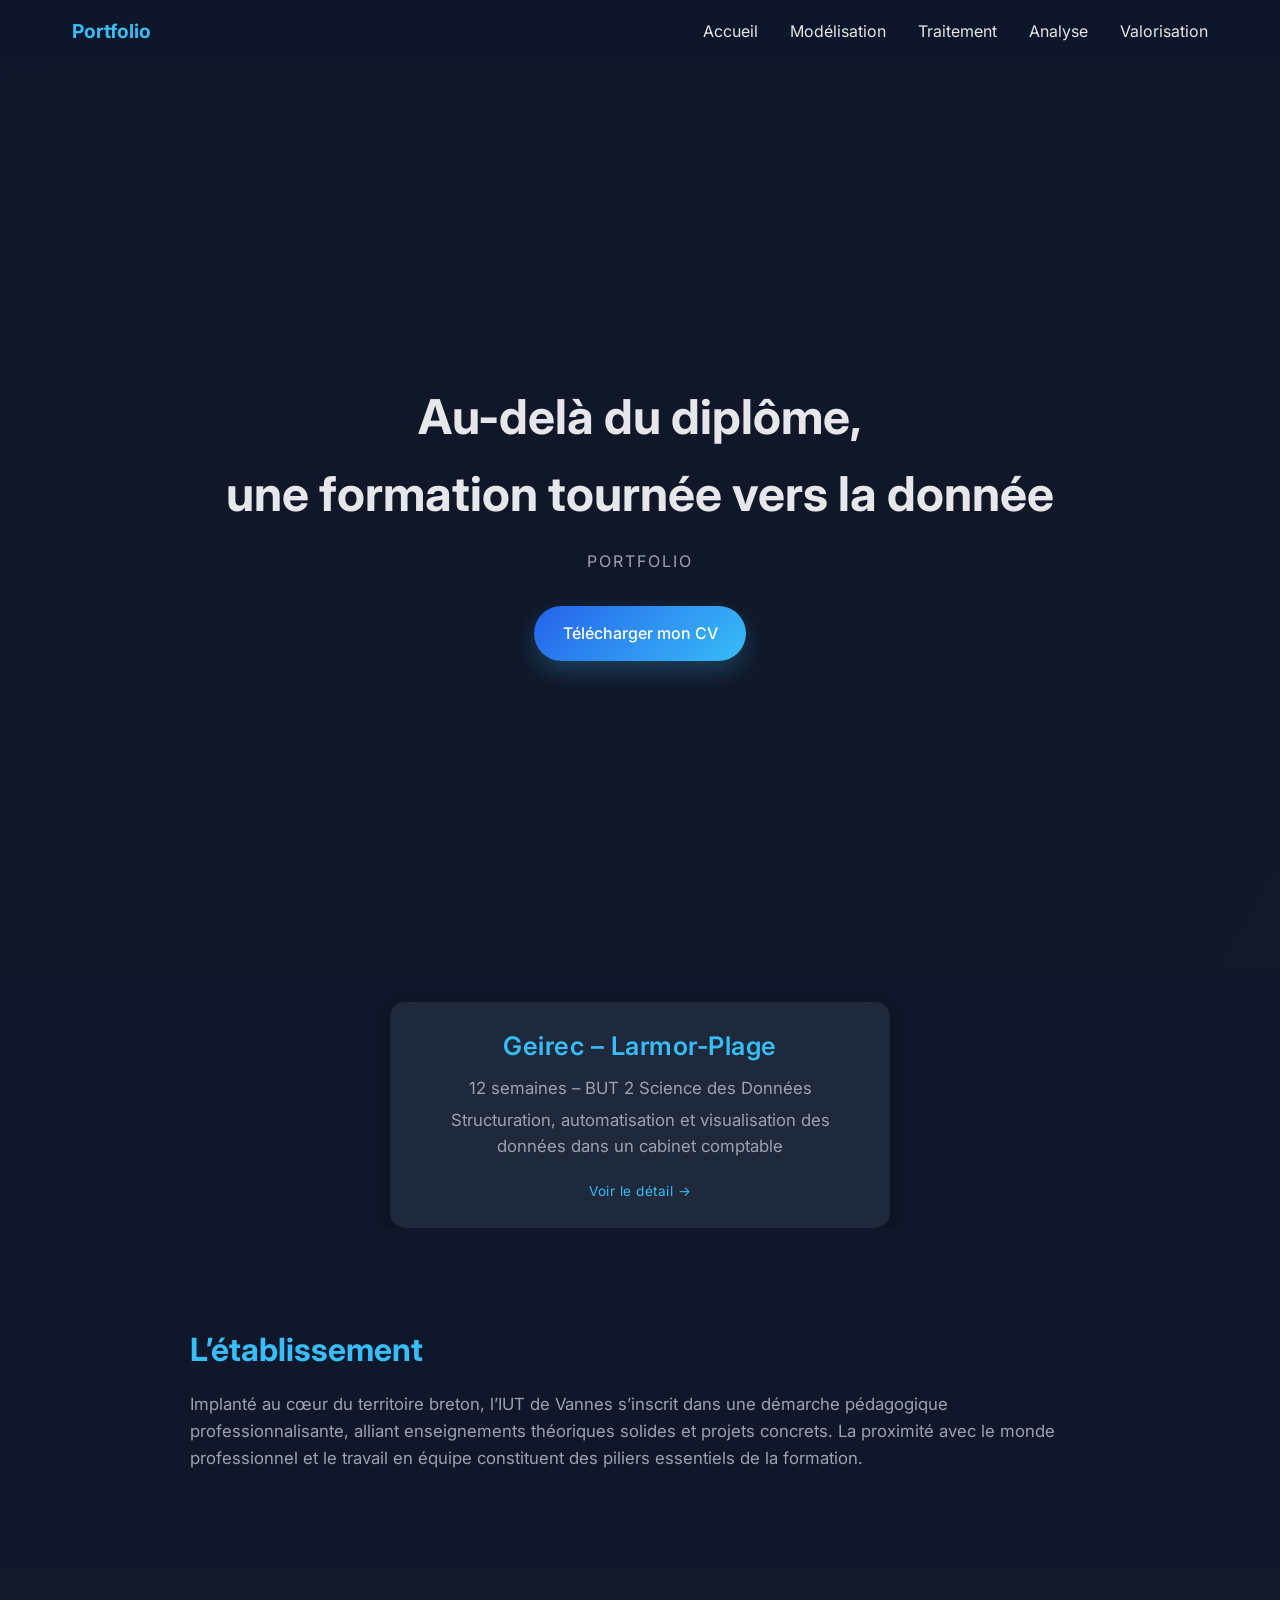
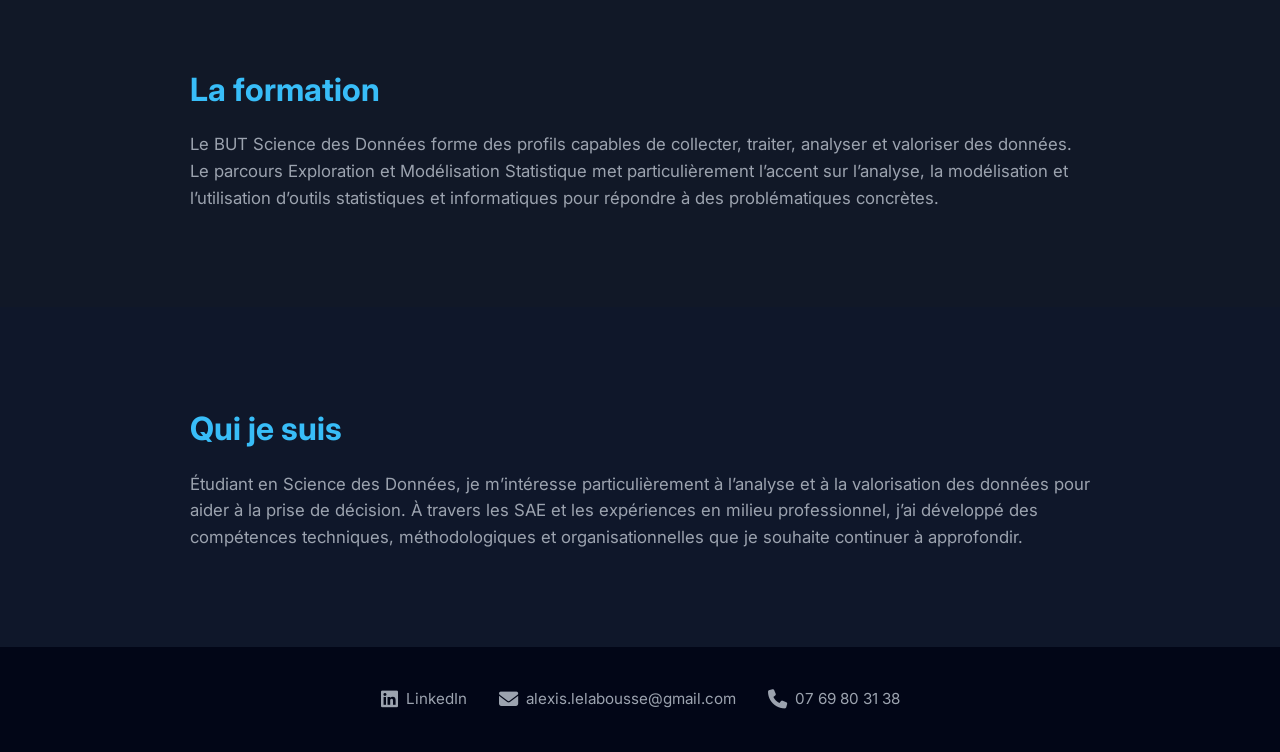
<file: index.html>
<!DOCTYPE html>
<html lang="fr">
<head>
    <meta charset="UTF-8">
    <title>Portfolio – Science des Données</title>
    <meta name="viewport" content="width=device-width, initial-scale=1.0">

    <!-- Police moderne -->
    <link href="https://fonts.googleapis.com/css2?family=Inter:wght@300;400;600;700&display=swap" rel="stylesheet">

    <link rel="stylesheet" href="https://cdnjs.cloudflare.com/ajax/libs/font-awesome/6.5.1/css/all.min.css">

    <link rel="stylesheet" href="style.css">

</head>

<body>

<header>
    <nav>
        <div class="logo">Portfolio</div>
        <ul>
            <li><a href="index.html">Accueil</a></li>
            <li><a href="modelisation.html">Modélisation</a></li>
            <li><a href="traitement.html">Traitement</a></li>
            <li><a href="analyse.html">Analyse</a></li>
            <li><a href="valorisation.html">Valorisation</a></li>

        </ul>
    </nav>
</header>

<!-- ACCUEIL -->
<section class="hero" id="accueil">
    <div>
        <h1>Au-delà du diplôme,<br>une formation tournée vers la donnée</h1>
        <span>Portfolio</span>

        <div class="hero-actions">
        <a href="Assets/CV_Alexis_Le_Labousse.pdf" class="btn-cv" target="_blank" rel="noopener">
            Télécharger mon CV
        </a>
        </div>
    </div>
</section>

<!-- STAGE -->
<a href="stage.html" class="card-stage-link">
  <div class="card-stage">
    <h3>Geirec – Larmor-Plage</h3>
    <p>12 semaines – BUT 2 Science des Données</p>
    <p>Structuration, automatisation et visualisation des données dans un cabinet comptable</p>
    <span class="card-stage-cta">Voir le détail →</span>
  </div>
</a>

<!-- ETABLISSEMENT -->
<section>
    <div class="container reveal">
        <h2>L’établissement</h2>
        <p>
            Implanté au cœur du territoire breton, l’IUT de Vannes s’inscrit dans une démarche
            pédagogique professionnalisante, alliant enseignements théoriques solides et projets
            concrets. La proximité avec le monde professionnel et le travail en équipe constituent
            des piliers essentiels de la formation.
        </p>
    </div>
</section>

<!-- FORMATION -->
<section>
    <div class="container reveal">
        <h2>La formation</h2>
        <p>
            Le BUT Science des Données forme des profils capables de collecter, traiter, analyser
            et valoriser des données. Le parcours Exploration et Modélisation Statistique met
            particulièrement l’accent sur l’analyse, la modélisation et l’utilisation d’outils
            statistiques et informatiques pour répondre à des problématiques concrètes.
        </p>
    </div>
</section>

<!-- QUI JE SUIS -->
<section>
    <div class="container reveal">
        <h2>Qui je suis</h2>
        <p>
            Étudiant en Science des Données, je m’intéresse particulièrement à l’analyse et à la
            valorisation des données pour aider à la prise de décision. À travers les SAE et les
            expériences en milieu professionnel, j’ai développé des compétences techniques,
            méthodologiques et organisationnelles que je souhaite continuer à approfondir.
        </p>
    </div>
</section>

<script>
    const reveals = document.querySelectorAll('.reveal');

    window.addEventListener('scroll', () => {
        reveals.forEach(section => {
            const top = section.getBoundingClientRect().top;
            const windowHeight = window.innerHeight;

            if (top < windowHeight - 100) {
                section.classList.add('active');
            }
        });
    });
</script>

<footer>
    <div class="footer-container">
        <a href="https://www.linkedin.com/in/alexis-le-labousse-7b98ba330/" target="_blank">
            <i class="fa-brands fa-linkedin"></i>
            LinkedIn
        </a>

        <span>
            <i class="fa-solid fa-envelope"></i>
            alexis.lelabousse@gmail.com
        </span>

        <span>
            <i class="fa-solid fa-phone"></i>
            07 69 80 31 38
        </span>
    </div>
</footer>

</body>
</html>
</file>
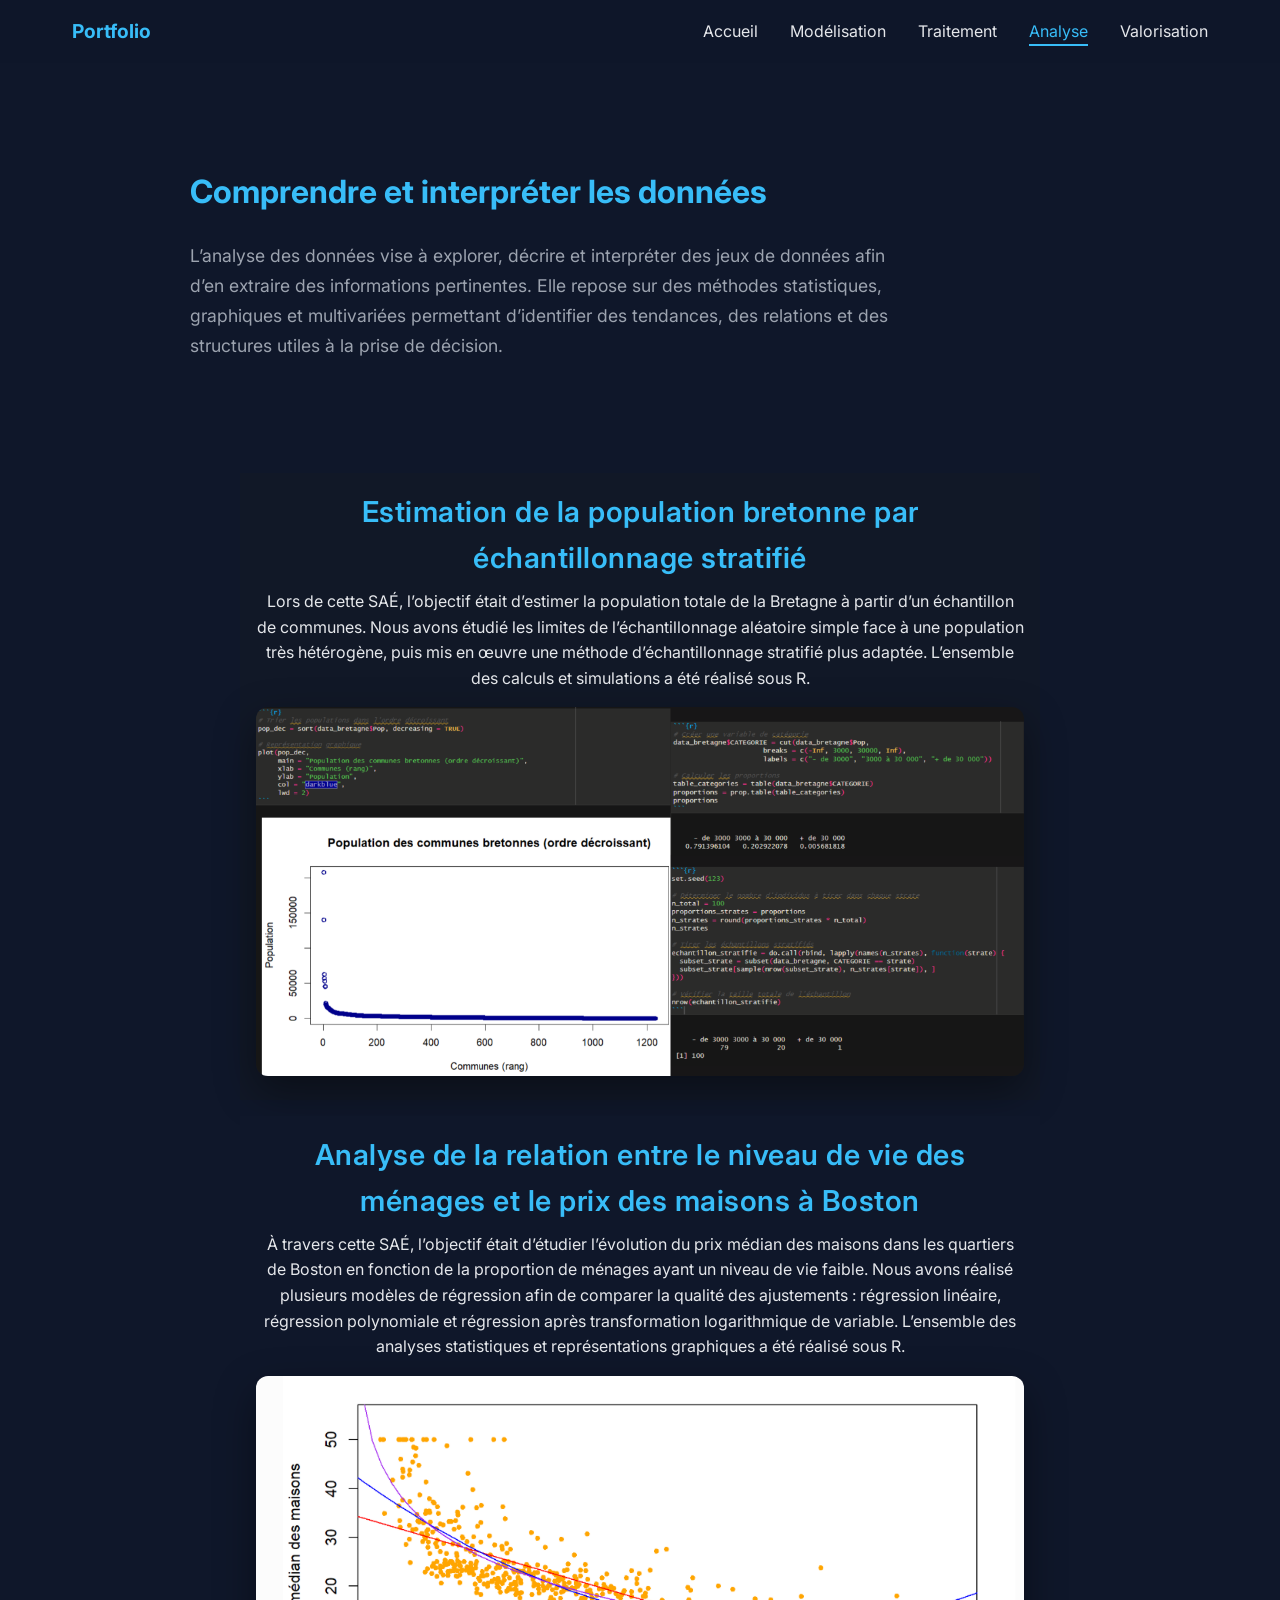
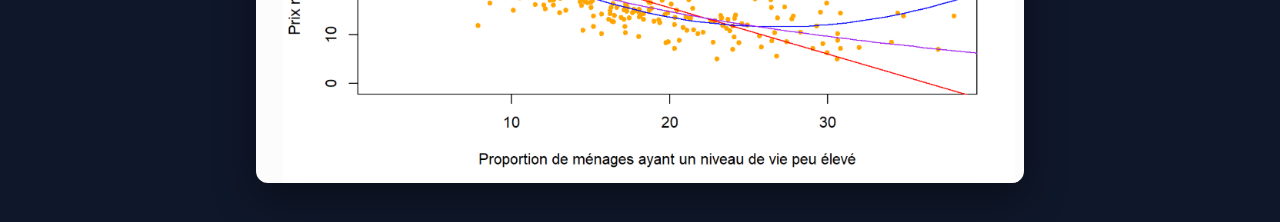
<file: analyse.html>
<!DOCTYPE html>
<html lang="fr">
<head>
    <meta charset="UTF-8">
    <title>Analyse – Portfolio</title>
    <meta name="viewport" content="width=device-width, initial-scale=1.0">

    <!-- Police -->
    <link href="https://fonts.googleapis.com/css2?family=Inter:wght@300;400;600;700&display=swap" rel="stylesheet">

    <!-- Icons -->
    <link rel="stylesheet" href="https://cdnjs.cloudflare.com/ajax/libs/font-awesome/6.5.1/css/all.min.css">

    <!-- CSS commun -->
    <link rel="stylesheet" href="style.css">
</head>

<body>

<header>
    <nav>
        <div class="logo">Portfolio</div>
        <ul>
            <li><a href="index.html">Accueil</a></li>
            <li><a href="modelisation.html">Modélisation</a></li>
            <li><a href="traitement.html">Traitement</a></li>
            <li><a href="analyse.html" class="active">Analyse</a></li>
            <li><a href="valorisation.html">Valorisation</a></li>
        </ul>
    </nav>
</header>

<section class="section">
    <div class="container">
        <h2>Comprendre et interpréter les données</h2>
        <p class="intro">
            L’analyse des données vise à explorer, décrire et interpréter des jeux de données
            afin d’en extraire des informations pertinentes. Elle repose sur des méthodes
            statistiques, graphiques et multivariées permettant d’identifier des tendances,
            des relations et des structures utiles à la prise de décision.
        </p>
    </div>
</section>

<section class="section sae-section reveal">
    <div class="container">
        <h3>Estimation de la population bretonne par échantillonnage stratifié</h3>

        <p>
            Lors de cette SAÉ, l’objectif était d’estimer la population totale de la Bretagne
            à partir d’un échantillon de communes. Nous avons étudié les limites de l’échantillonnage
            aléatoire simple face à une population très hétérogène, puis mis en œuvre
            une méthode d’échantillonnage stratifié plus adaptée.
            L’ensemble des calculs et simulations a été réalisé sous R.
        </p>

        <div class="sae-proof-animated">
        <a href="sae2-02.html">
            <div class="sae-proof">
                <img src="images/preuve_SAE2.02.png" alt="Echantillon stratifié SAE 2-02">
            </div>
        </a>
        </div>
    </div>
</section>

<section class="section sae-section reveal">
    <div class="container">
        <h3>Analyse de la relation entre le niveau de vie des ménages et le prix des maisons à Boston</h3>

            <p>
            À travers cette SAÉ, l’objectif était d’étudier l’évolution du prix médian des maisons dans les quartiers de Boston 
            en fonction de la proportion de ménages ayant un niveau de vie faible.
            Nous avons réalisé plusieurs modèles de régression afin de comparer la qualité des ajustements : 
            régression linéaire, régression polynomiale et régression après transformation logarithmique de variable.
            L’ensemble des analyses statistiques et représentations graphiques a été réalisé sous R.
            </p>

        <div class="sae-proof-animated">
        <a href="sae2-03.html">
            <div class="sae-proof">
                <img src="images/preuve_SAE2.03.png" alt="SAÉ 2.03 : Régression sur données réelles">
            </div>
        </a>
        </div>
    </div>
</section>

<script>
    const reveals = document.querySelectorAll('.reveal');

    window.addEventListener('scroll', () => {
        reveals.forEach(section => {
            const top = section.getBoundingClientRect().top;
            const windowHeight = window.innerHeight;

            if (top < windowHeight - 100) {
                section.classList.add('active');
            }
        });
    });
</script>

</body>
</html>
</file>
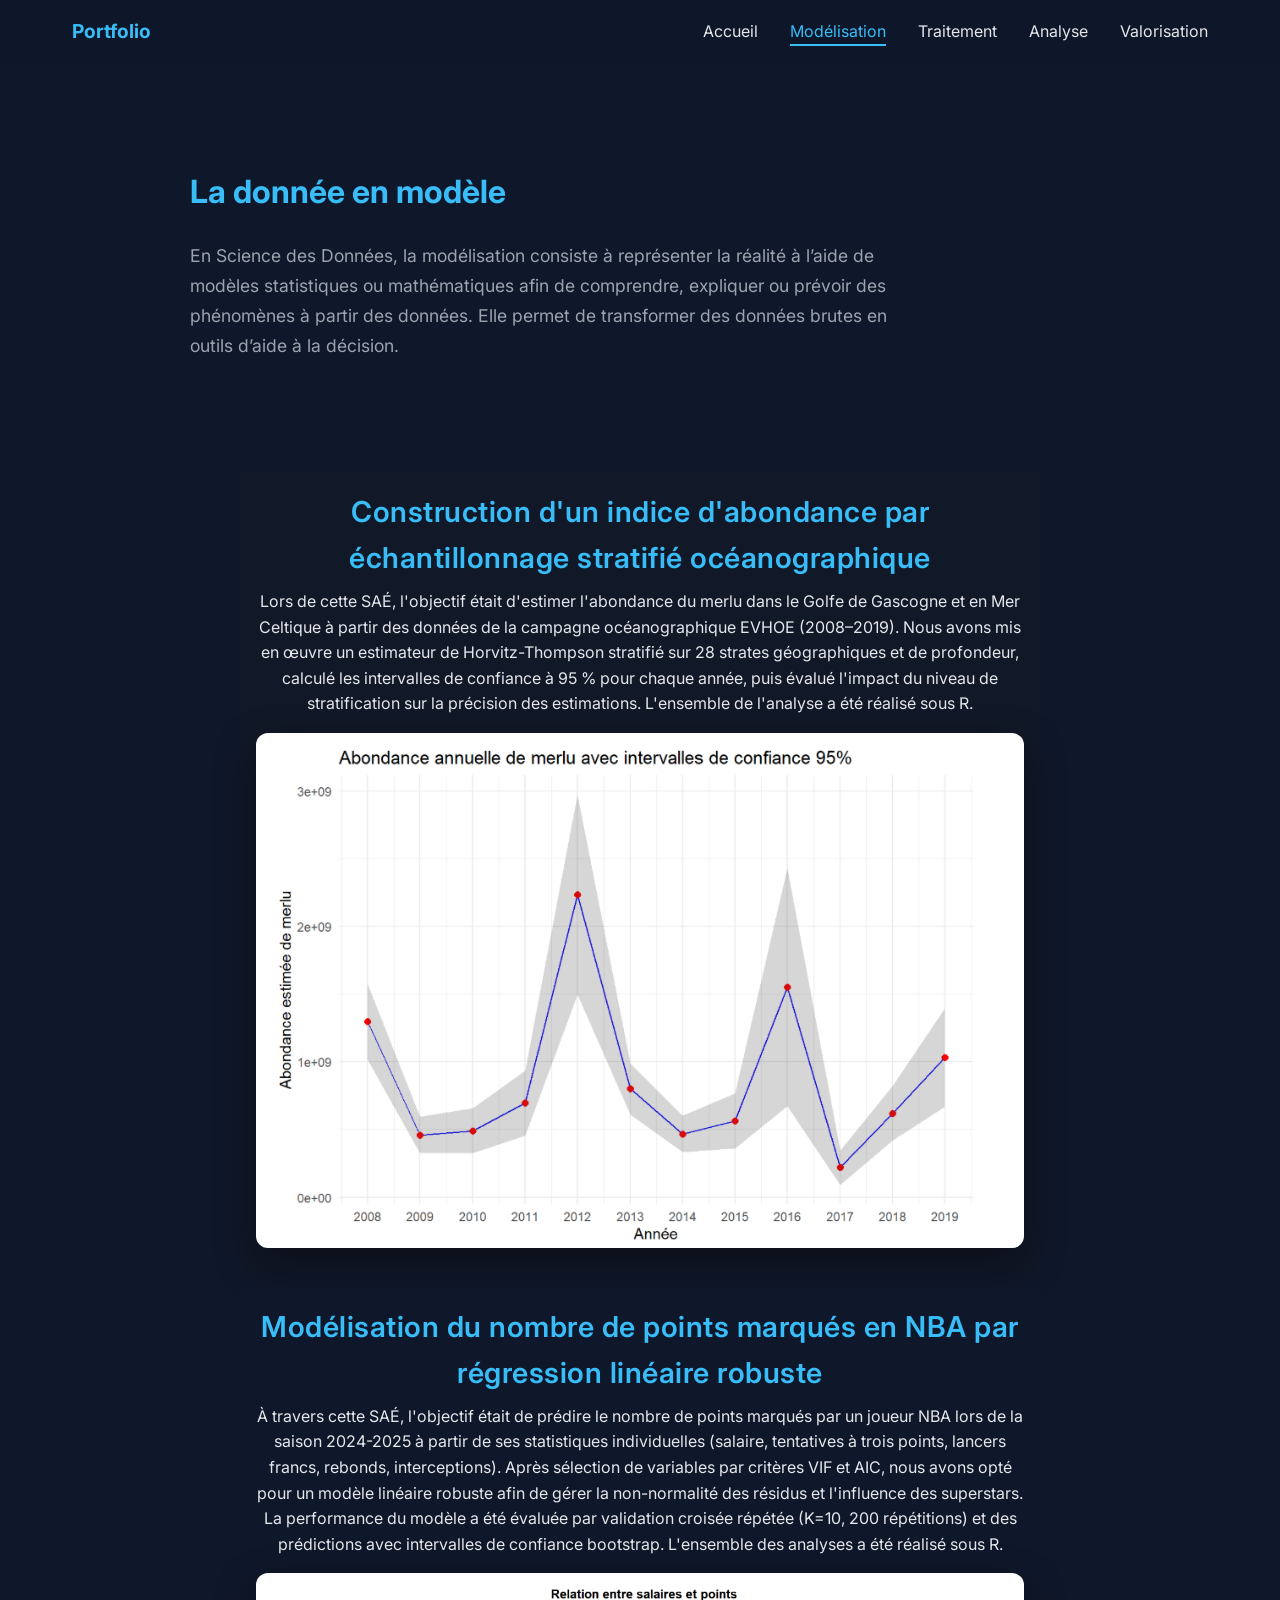
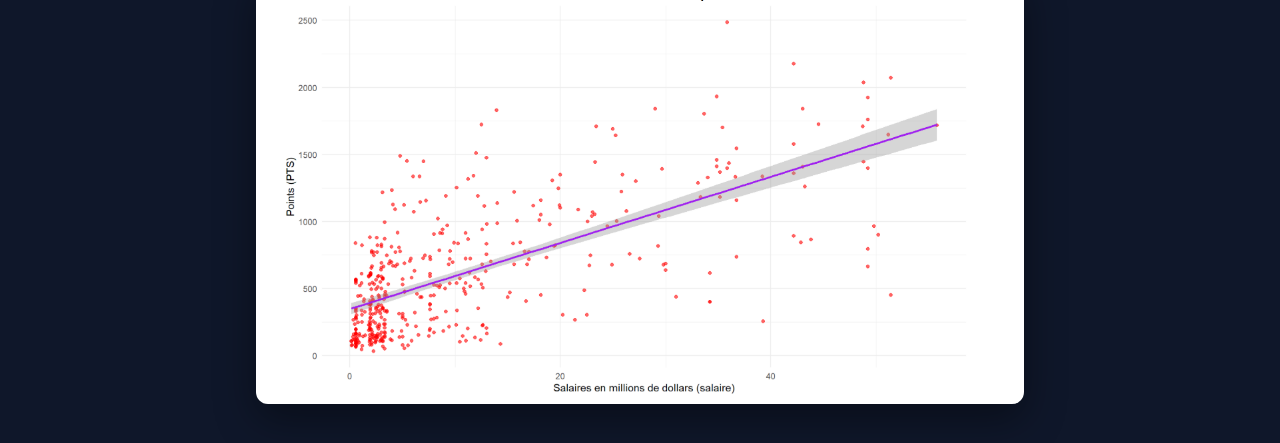
<file: modelisation.html>
<!DOCTYPE html>
<html lang="fr">
<head>
    <meta charset="UTF-8">
    <title>Modélisation – Portfolio</title>
    <meta name="viewport" content="width=device-width, initial-scale=1.0">

    <!-- Police -->
    <link href="https://fonts.googleapis.com/css2?family=Inter:wght@300;400;600;700&display=swap" rel="stylesheet">

    <!-- Icons -->
    <link rel="stylesheet" href="https://cdnjs.cloudflare.com/ajax/libs/font-awesome/6.5.1/css/all.min.css">

    <!-- CSS commun -->
    <link rel="stylesheet" href="style.css">
</head>

<body>

<header>
    <nav>
        <div class="logo">Portfolio</div>
        <ul>
            <li><a href="index.html">Accueil</a></li>
            <li><a href="modelisation.html" class="active">Modélisation</a></li>
            <li><a href="traitement.html">Traitement</a></li>
            <li><a href="analyse.html">Analyse</a></li>
            <li><a href="valorisation.html">Valorisation</a></li>
        </ul>
    </nav>
</header>

<section class="section">
    <div class="container">
        <h2>La donnée en modèle</h2>
        <p class="intro">
            En Science des Données, la modélisation consiste à représenter la réalité à l’aide
            de modèles statistiques ou mathématiques afin de comprendre, expliquer ou prévoir
            des phénomènes à partir des données. Elle permet de transformer des données brutes
            en outils d’aide à la décision.
        </p>
    </div>
</section>

<section class="section sae-section reveal">
    <div class="container">
        <h3>Construction d'un indice d'abondance par échantillonnage stratifié océanographique</h3>

        <p>
            Lors de cette SAÉ, l'objectif était d'estimer l'abondance du merlu 
            dans le Golfe de Gascogne et en Mer Celtique
            à partir des données de la campagne océanographique EVHOE (2008–2019).
            Nous avons mis en œuvre un estimateur de Horvitz-Thompson stratifié sur 28 strates
            géographiques et de profondeur, calculé les intervalles de confiance à 95 % pour
            chaque année, puis évalué l'impact du niveau de stratification sur la précision
            des estimations. L'ensemble de l'analyse a été réalisé sous R.
        </p>

        <div class="sae-proof-animated">
        <a href="sae3-01.html">
            <div class="sae-proof">
                <img src="images/preuve_SAE3.01.png" alt="Abondance annuelle de merlu avec intervalles de confiance 95% - SAE 3-01">
            </div>
        </a>
        </div>
    </div>
</section>

<section class="section sae-section reveal">
    <div class="container">
        <h3>Modélisation du nombre de points marqués en NBA par régression linéaire robuste</h3>

            <p>
            À travers cette SAÉ, l'objectif était de prédire le nombre de points marqués par un joueur NBA
            lors de la saison 2024-2025 à partir de ses statistiques individuelles (salaire, tentatives à trois points,
            lancers francs, rebonds, interceptions). Après sélection de variables par critères VIF et AIC,
            nous avons opté pour un modèle linéaire robuste afin de gérer la non-normalité des résidus
            et l'influence des superstars. La performance du modèle a été évaluée par validation croisée répétée
            (K=10, 200 répétitions) et des prédictions avec intervalles de confiance bootstrap.
            L'ensemble des analyses a été réalisé sous R.
            </p>

        <div class="sae-proof-animated">
        <a href="sae4-01.html">
            <div class="sae-proof">
                <img src="images/preuve_SAE4.01.png" alt="SAÉ 4-01 : Relation entre salaire et points marqués en NBA">
            </div>
        </a>
        </div>
    </div>
</section>

<script>
    const reveals = document.querySelectorAll('.reveal');

    window.addEventListener('scroll', () => {
        reveals.forEach(section => {
            const top = section.getBoundingClientRect().top;
            const windowHeight = window.innerHeight;

            if (top < windowHeight - 100) {
                section.classList.add('active');
            }
        });
    });
</script>

</body>
</html>
</file>
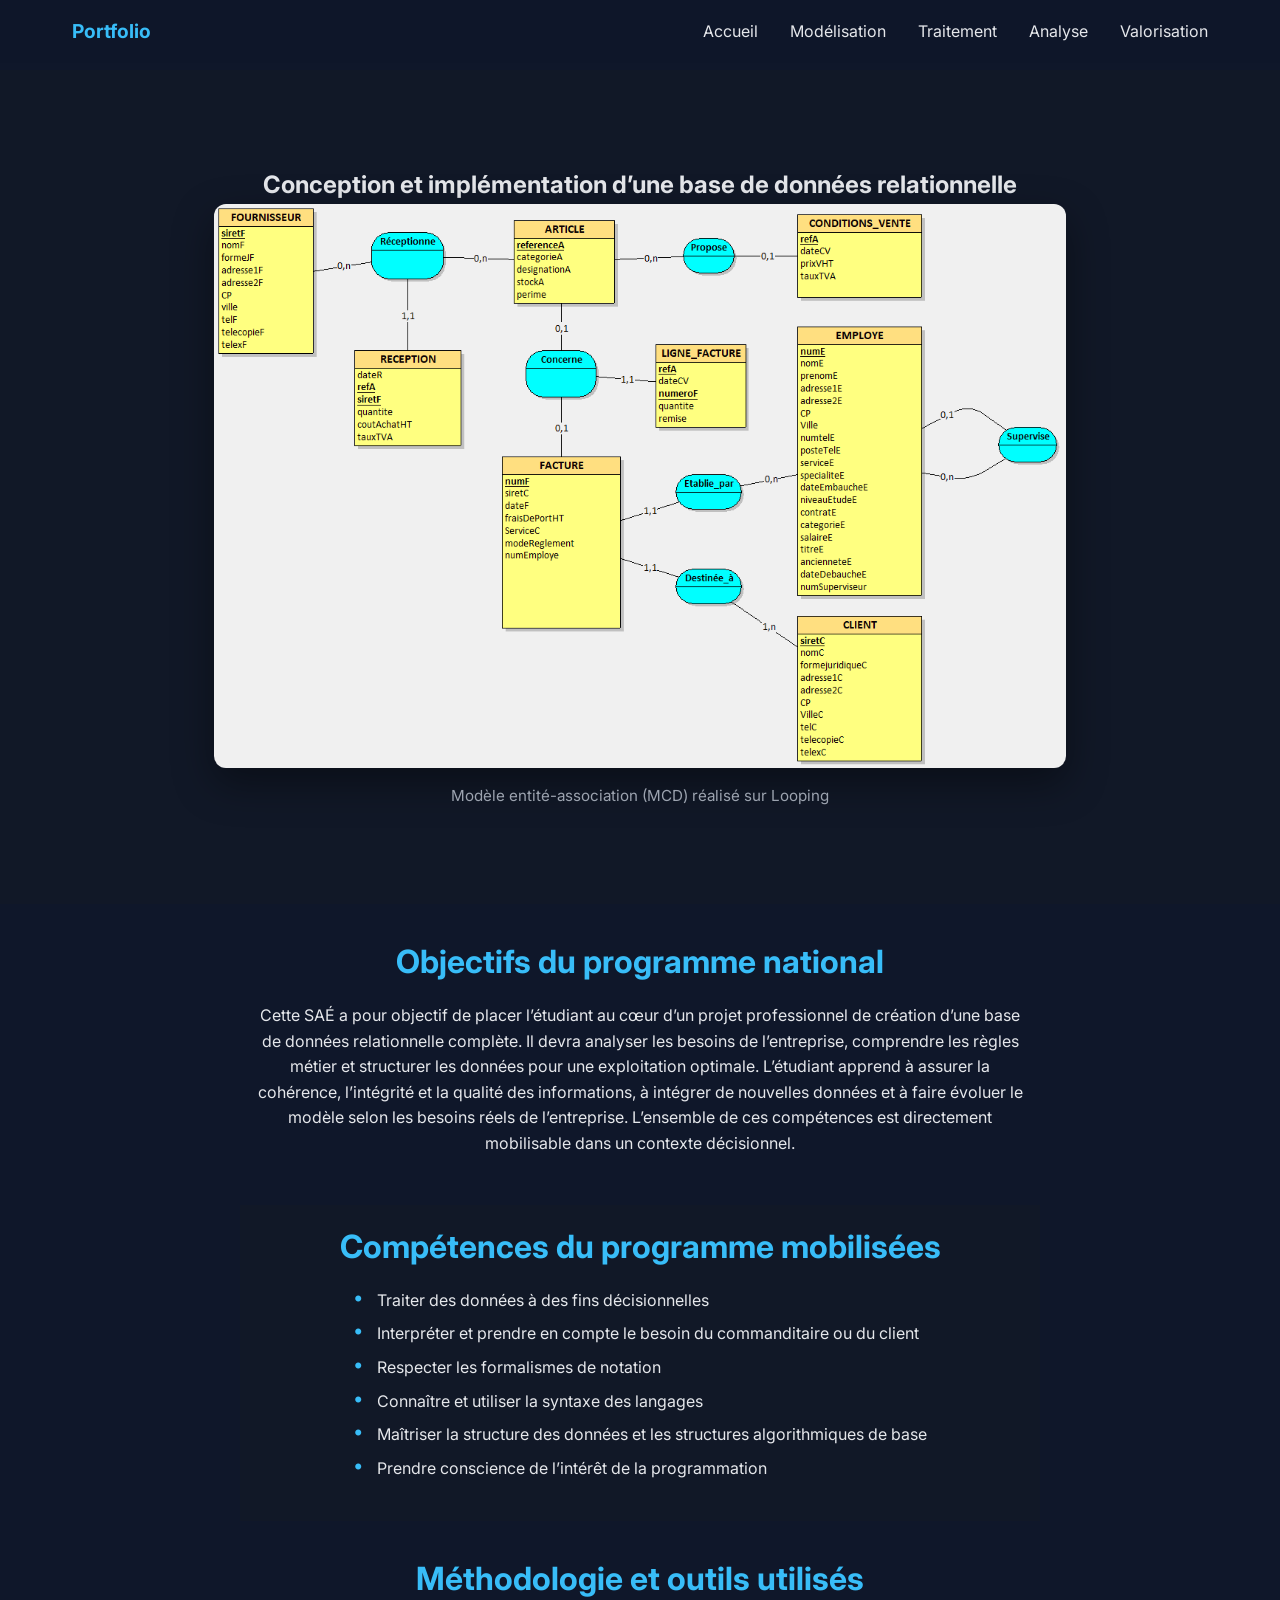
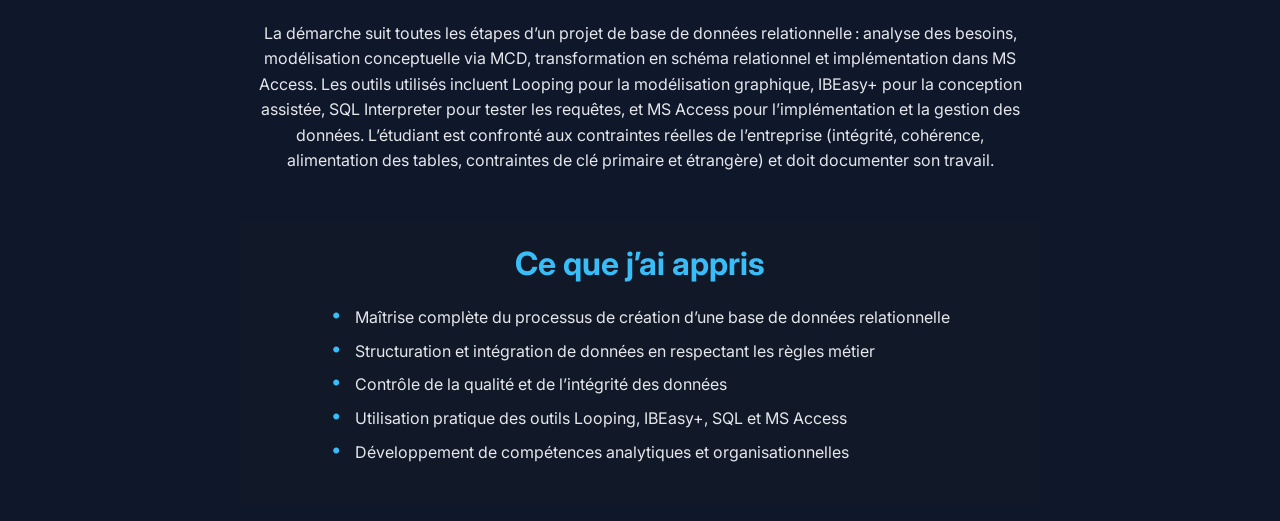
<file: sae2-01.html>
<!DOCTYPE html>
<html lang="fr">
<head>
    <meta charset="UTF-8">
    <title>SAE 2-01 – Base de données relationnelle</title>
    <meta name="viewport" content="width=device-width, initial-scale=1.0">
    <link href="https://fonts.googleapis.com/css2?family=Inter:wght@300;400;600;700&display=swap" rel="stylesheet">
    <link rel="stylesheet" href="style.css">
</head>
<body>

<header>
    <nav>
        <div class="logo">Portfolio</div>
        <ul>
            <li><a href="index.html">Accueil</a></li>
            <li><a href="modelisation.html">Modélisation</a></li>
            <li><a href="traitement.html">Traitement</a></li>
            <li><a href="analyse.html">Analyse</a></li>
            <li><a href="valorisation.html">Valorisation</a></li>
        </ul>
    </nav>
</header>

<main>
    <!-- TITRE SAE -->
    <section class="sae-container" style="text-align:center;">
        <h1>Conception et implémentation d’une base de données relationnelle</h1>
        <div class="sae-proof-static">
            <img src="images/preuve_SAE2.01.png" alt="Modèle relationnel SAE 2-01">
            <p class="sae-caption">Modèle entité-association (MCD) réalisé sur Looping</p>
        </div>
    </section>

    <!-- OBJECTIFS DU PROGRAMME NATIONAL -->
    <section class="sae-section" style="text-align:center;">
        <h2>Objectifs du programme national</h2>
        <p>
            Cette SAÉ a pour objectif de placer l’étudiant au cœur d’un projet professionnel de création
            d’une base de données relationnelle complète. Il devra analyser les besoins de l’entreprise, 
            comprendre les règles métier et structurer les données pour une exploitation optimale. 
            L’étudiant apprend à assurer la cohérence, l’intégrité et la qualité des informations, à
            intégrer de nouvelles données et à faire évoluer le modèle selon les besoins réels de l’entreprise. 
            L’ensemble de ces compétences est directement mobilisable dans un contexte décisionnel.
        </p>
    </section>

    <!-- COMPÉTENCES DU PROGRAMME MOBILISÉES -->
    <section class="sae-section" style="text-align:center;">
        <h2>Compétences du programme mobilisées</h2>
        <ul style="list-style-type: none; padding: 0; display: inline-block; text-align: left;">
            <li>Traiter des données à des fins décisionnelles</li>
            <li>Interpréter et prendre en compte le besoin du commanditaire ou du client</li>
            <li>Respecter les formalismes de notation</li>
            <li>Connaître et utiliser la syntaxe des langages</li>
            <li>Maîtriser la structure des données et les structures algorithmiques de base</li>
            <li>Prendre conscience de l’intérêt de la programmation</li>
        </ul>
    </section>

    <!-- MÉTHODOLOGIE ET OUTILS UTILISÉS -->
    <section class="sae-section" style="text-align:center;">
        <h2>Méthodologie et outils utilisés</h2>
        <p>
            La démarche suit toutes les étapes d’un projet de base de données relationnelle : analyse des besoins,
            modélisation conceptuelle via MCD, transformation en schéma relationnel et implémentation dans MS Access. 
            Les outils utilisés incluent Looping pour la modélisation graphique, IBEasy+ pour la conception assistée,
            SQL Interpreter pour tester les requêtes, et MS Access pour l’implémentation et la gestion des données.
            L’étudiant est confronté aux contraintes réelles de l’entreprise (intégrité, cohérence, alimentation
            des tables, contraintes de clé primaire et étrangère) et doit documenter son travail.
        </p>
    </section>

    <!-- CE QUE J'AI APPRIS -->
    <section class="sae-section" style="text-align:center;">
        <h2>Ce que j’ai appris</h2>
        <ul style="list-style-type: none; padding: 0; display: inline-block; text-align: left;">
            <li>Maîtrise complète du processus de création d’une base de données relationnelle</li>
            <li>Structuration et intégration de données en respectant les règles métier</li>
            <li>Contrôle de la qualité et de l’intégrité des données</li>
            <li>Utilisation pratique des outils Looping, IBEasy+, SQL et MS Access</li>
            <li>Développement de compétences analytiques et organisationnelles</li>
        </ul>
    </section>
</main>

</body>
</html>
</file>
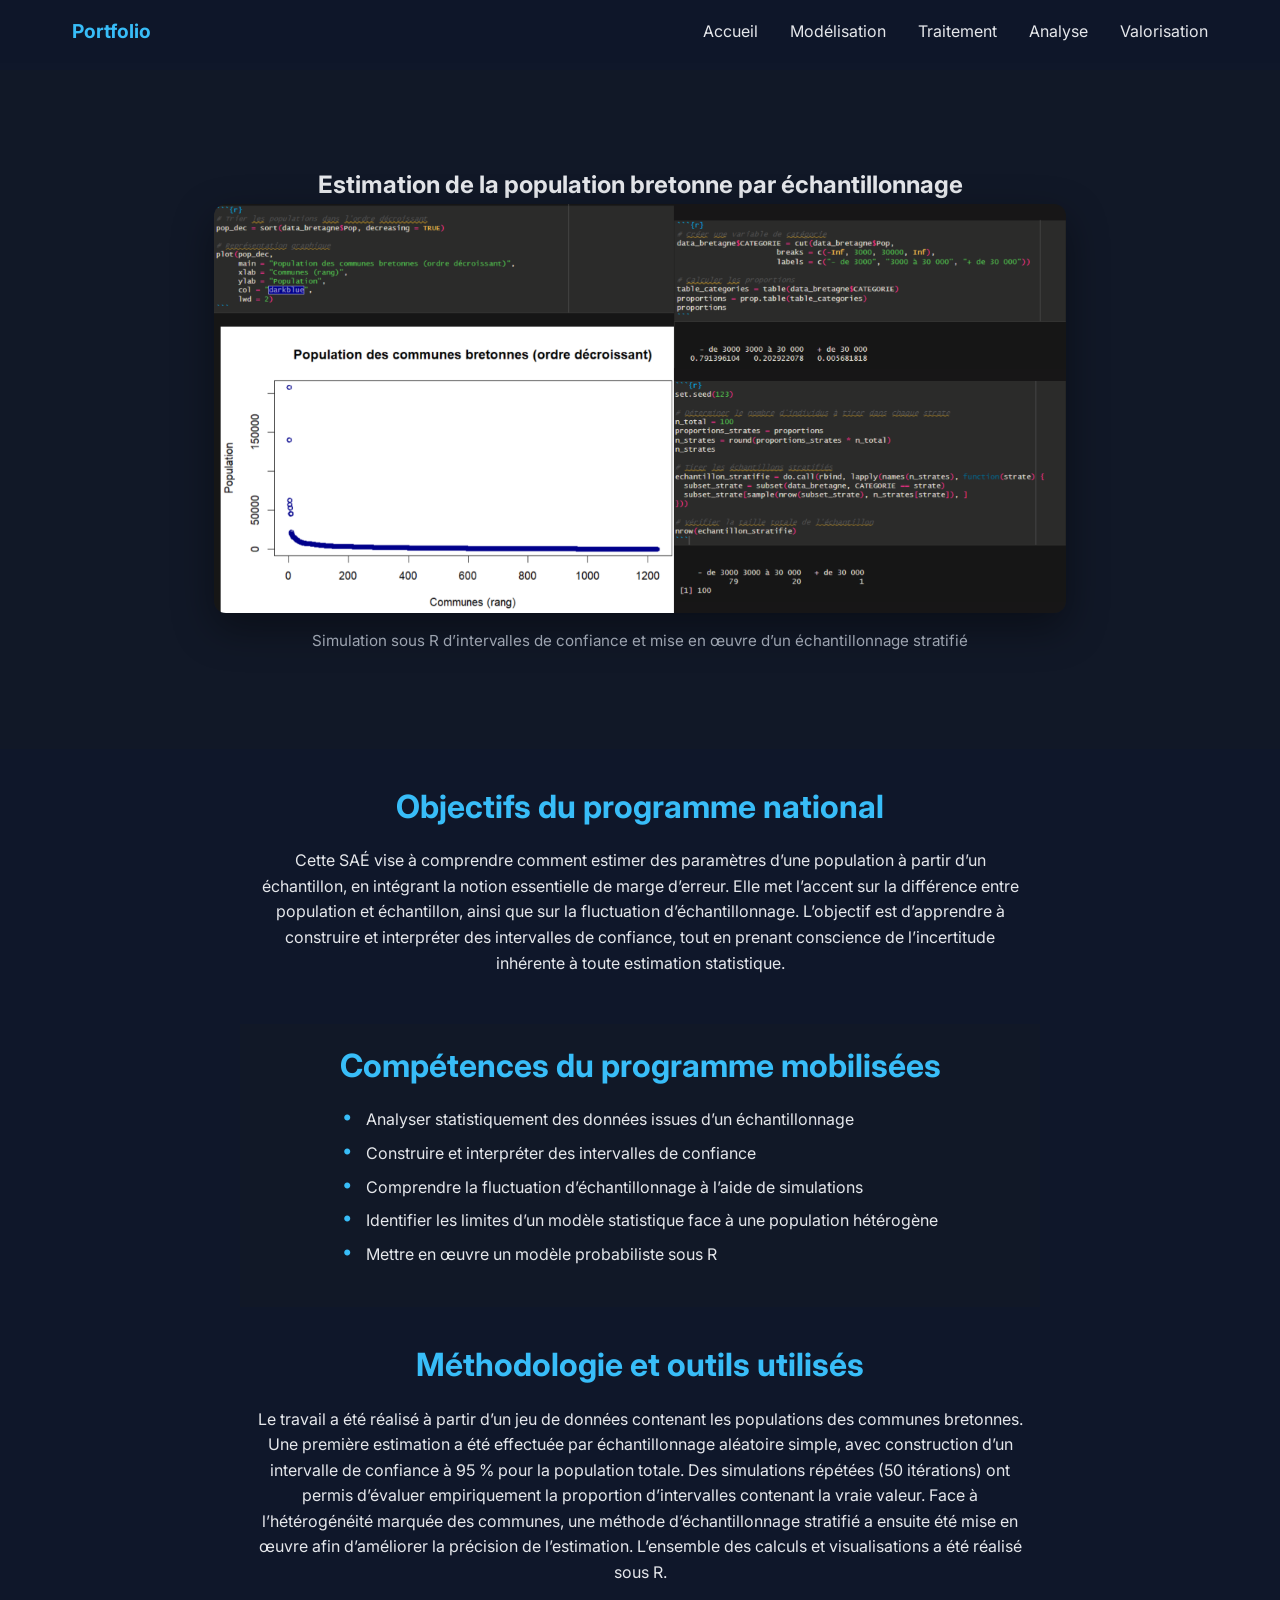
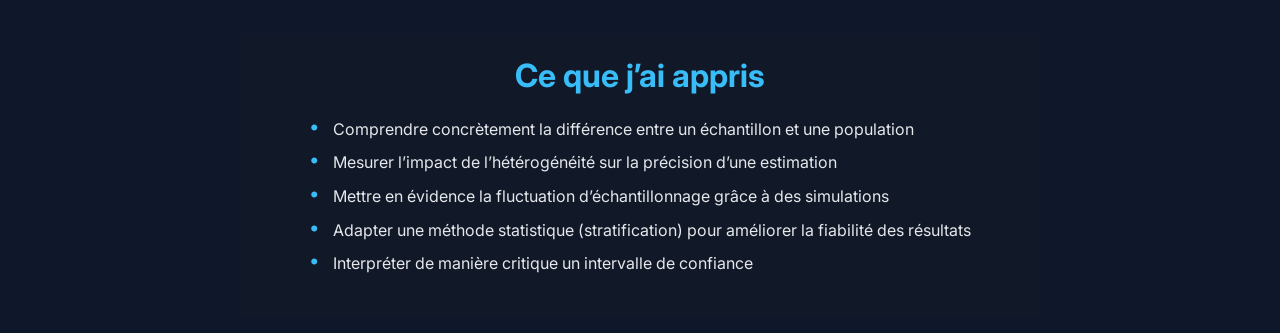
<file: sae2-02.html>
<!DOCTYPE html>
<html lang="fr">
<head>
    <meta charset="UTF-8">
    <title>SAE 2-02 – Estimation par échantillonnage</title>
    <meta name="viewport" content="width=device-width, initial-scale=1.0">
    <link href="https://fonts.googleapis.com/css2?family=Inter:wght@300;400;600;700&display=swap" rel="stylesheet">
    <link rel="stylesheet" href="style.css">
</head>
<body>

<header>
    <nav>
        <div class="logo">Portfolio</div>
        <ul>
            <li><a href="index.html">Accueil</a></li>
            <li><a href="modelisation.html">Modélisation</a></li>
            <li><a href="traitement.html">Traitement</a></li>
            <li><a href="analyse.html">Analyse</a></li>
            <li><a href="valorisation.html">Valorisation</a></li>
        </ul>
    </nav>
</header>

<main>
    <!-- TITRE SAE -->
    <section class="sae-container" style="text-align:center;">
        <h1>Estimation de la population bretonne par échantillonnage</h1>
        <div class="sae-proof-static">
            <img src="images/preuve_SAE2.02.png" alt="Echantillon stratifié SAE 2-02">
            <p class="sae-caption">Simulation sous R d’intervalles de confiance et mise en œuvre d’un échantillonnage stratifié</p>
        </div>
    </section>

    <!-- OBJECTIFS DU PROGRAMME NATIONAL -->
    <section class="sae-section" style="text-align:center;">
        <h2>Objectifs du programme national</h2>
        <p>
            Cette SAÉ vise à comprendre comment estimer des paramètres d’une population
            à partir d’un échantillon, en intégrant la notion essentielle de marge d’erreur.
            Elle met l’accent sur la différence entre population et échantillon, ainsi que sur
            la fluctuation d’échantillonnage. L’objectif est d’apprendre à construire et
            interpréter des intervalles de confiance, tout en prenant conscience de
            l’incertitude inhérente à toute estimation statistique.
        </p>
    </section>

    <!-- COMPÉTENCES DU PROGRAMME MOBILISÉES -->
    <section class="sae-section" style="text-align:center;">
        <h2>Compétences du programme mobilisées</h2>
        <ul style="list-style-type: none; padding: 0; display: inline-block; text-align: left;">
            <li>Analyser statistiquement des données issues d’un échantillonnage</li>
            <li>Construire et interpréter des intervalles de confiance</li>
            <li>Comprendre la fluctuation d’échantillonnage à l’aide de simulations</li>
            <li>Identifier les limites d’un modèle statistique face à une population hétérogène</li>
            <li>Mettre en œuvre un modèle probabiliste sous R</li>
        </ul>
    </section>

    <!-- MÉTHODOLOGIE ET OUTILS UTILISÉS -->
    <section class="sae-section" style="text-align:center;">
        <h2>Méthodologie et outils utilisés</h2>
        <p>
            Le travail a été réalisé à partir d’un jeu de données contenant les populations
            des communes bretonnes. Une première estimation a été effectuée par
            échantillonnage aléatoire simple, avec construction d’un intervalle de confiance
            à 95 % pour la population totale. Des simulations répétées (50 itérations)
            ont permis d’évaluer empiriquement la proportion d’intervalles contenant la
            vraie valeur.
            Face à l’hétérogénéité marquée des communes, une méthode d’échantillonnage
            stratifié a ensuite été mise en œuvre afin d’améliorer la précision de l’estimation.
            L’ensemble des calculs et visualisations a été réalisé sous R.
        </p>
    </section>

    <!-- CE QUE J'AI APPRIS --> 
    <section class="sae-section" style="text-align:center;">
        <h2>Ce que j’ai appris</h2>
        <ul style="list-style-type: none; padding: 0; display: inline-block; text-align: left;">
            <li>Comprendre concrètement la différence entre un échantillon et une population</li>
            <li>Mesurer l’impact de l’hétérogénéité sur la précision d’une estimation</li>
            <li>Mettre en évidence la fluctuation d’échantillonnage grâce à des simulations</li>
            <li>Adapter une méthode statistique (stratification) pour améliorer la fiabilité des résultats</li>
            <li>Interpréter de manière critique un intervalle de confiance</li>
        </ul>
    </section>
</main>

</body>
</html>
</file>
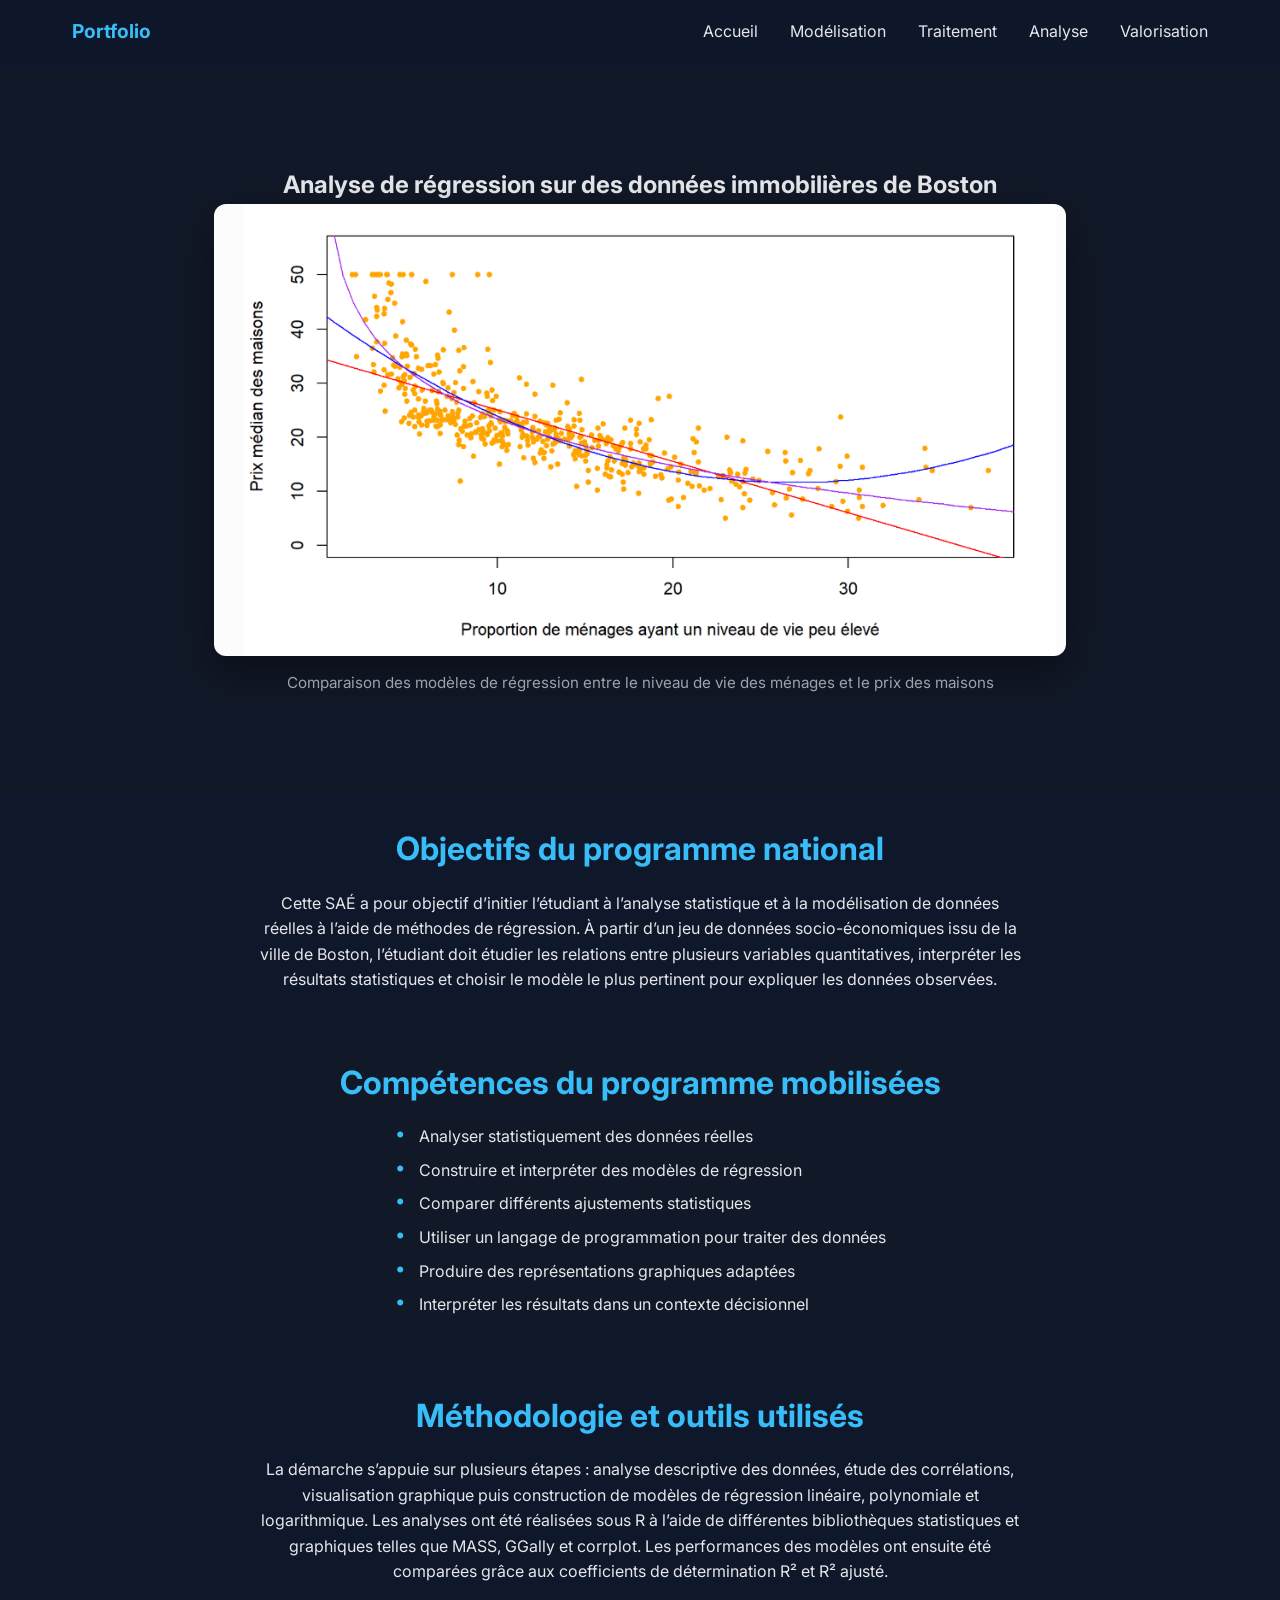
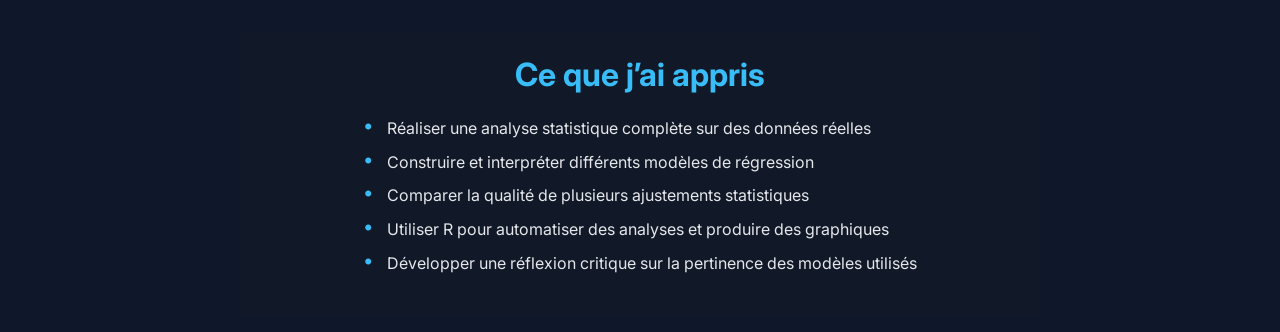
<file: sae2-03.html>
<!DOCTYPE html>
<html lang="fr">
<head>
    <meta charset="UTF-8">
    <title>SAE 2-03 – Régression sur données réelles</title>
    <meta name="viewport" content="width=device-width, initial-scale=1.0">
    <link href="https://fonts.googleapis.com/css2?family=Inter:wght@300;400;600;700&display=swap" rel="stylesheet">
    <link rel="stylesheet" href="style.css">
</head>
<body>

<header>
    <nav>
        <div class="logo">Portfolio</div>
        <ul>
            <li><a href="index.html">Accueil</a></li>
            <li><a href="modelisation.html">Modélisation</a></li>
            <li><a href="traitement.html">Traitement</a></li>
            <li><a href="analyse.html">Analyse</a></li>
            <li><a href="valorisation.html">Valorisation</a></li>
        </ul>
    </nav>
</header>

<main>
    <!-- TITRE SAE -->
    <section class="sae-container" style="text-align:center;">
        <h1>Analyse de régression sur des données immobilières de Boston</h1>
        <div class="sae-proof-static">
            <img src="images/preuve_SAE2.03.png" alt="Graphique régression SAE 2-03">
            <p class="sae-caption">
                Comparaison des modèles de régression entre le niveau de vie des ménages et le prix des maisons
            </p>
        </div>
    </section>

    <!-- OBJECTIFS DU PROGRAMME NATIONAL -->
    <section class="sae-section" style="text-align:center;">
        <h2>Objectifs du programme national</h2>
        <p>
            Cette SAÉ a pour objectif d’initier l’étudiant à l’analyse statistique et à la modélisation
            de données réelles à l’aide de méthodes de régression. À partir d’un jeu de données
            socio-économiques issu de la ville de Boston, l’étudiant doit étudier les relations entre
            plusieurs variables quantitatives, interpréter les résultats statistiques et choisir le modèle
            le plus pertinent pour expliquer les données observées.
        </p>
    </section>

    <!-- COMPÉTENCES DU PROGRAMME MOBILISÉES -->
    <section class="sae-section" style="text-align:center;">
        <h2>Compétences du programme mobilisées</h2>
        <ul style="list-style-type: none; padding: 0; display: inline-block; text-align: left;">
            <li>Analyser statistiquement des données réelles</li>
            <li>Construire et interpréter des modèles de régression</li>
            <li>Comparer différents ajustements statistiques</li>
            <li>Utiliser un langage de programmation pour traiter des données</li>
            <li>Produire des représentations graphiques adaptées</li>
            <li>Interpréter les résultats dans un contexte décisionnel</li>
        </ul>
    </section>

    <!-- MÉTHODOLOGIE ET OUTILS UTILISÉS -->
    <section class="sae-section" style="text-align:center;">
        <h2>Méthodologie et outils utilisés</h2>
        <p>
            La démarche s’appuie sur plusieurs étapes : analyse descriptive des données,
            étude des corrélations, visualisation graphique puis construction de modèles
            de régression linéaire, polynomiale et logarithmique. Les analyses ont été réalisées
            sous R à l’aide de différentes bibliothèques statistiques et graphiques telles que MASS,
            GGally et corrplot. Les performances des modèles ont ensuite été comparées grâce
            aux coefficients de détermination R² et R² ajusté.
        </p>
    </section>

    <!-- CE QUE J'AI APPRIS -->
    <section class="sae-section" style="text-align:center;">
        <h2>Ce que j’ai appris</h2>
        <ul style="list-style-type: none; padding: 0; display: inline-block; text-align: left;">
            <li>Réaliser une analyse statistique complète sur des données réelles</li>
            <li>Construire et interpréter différents modèles de régression</li>
            <li>Comparer la qualité de plusieurs ajustements statistiques</li>
            <li>Utiliser R pour automatiser des analyses et produire des graphiques</li>
            <li>Développer une réflexion critique sur la pertinence des modèles utilisés</li>
        </ul>
    </section>
</main>

</body>
</html>
</file>
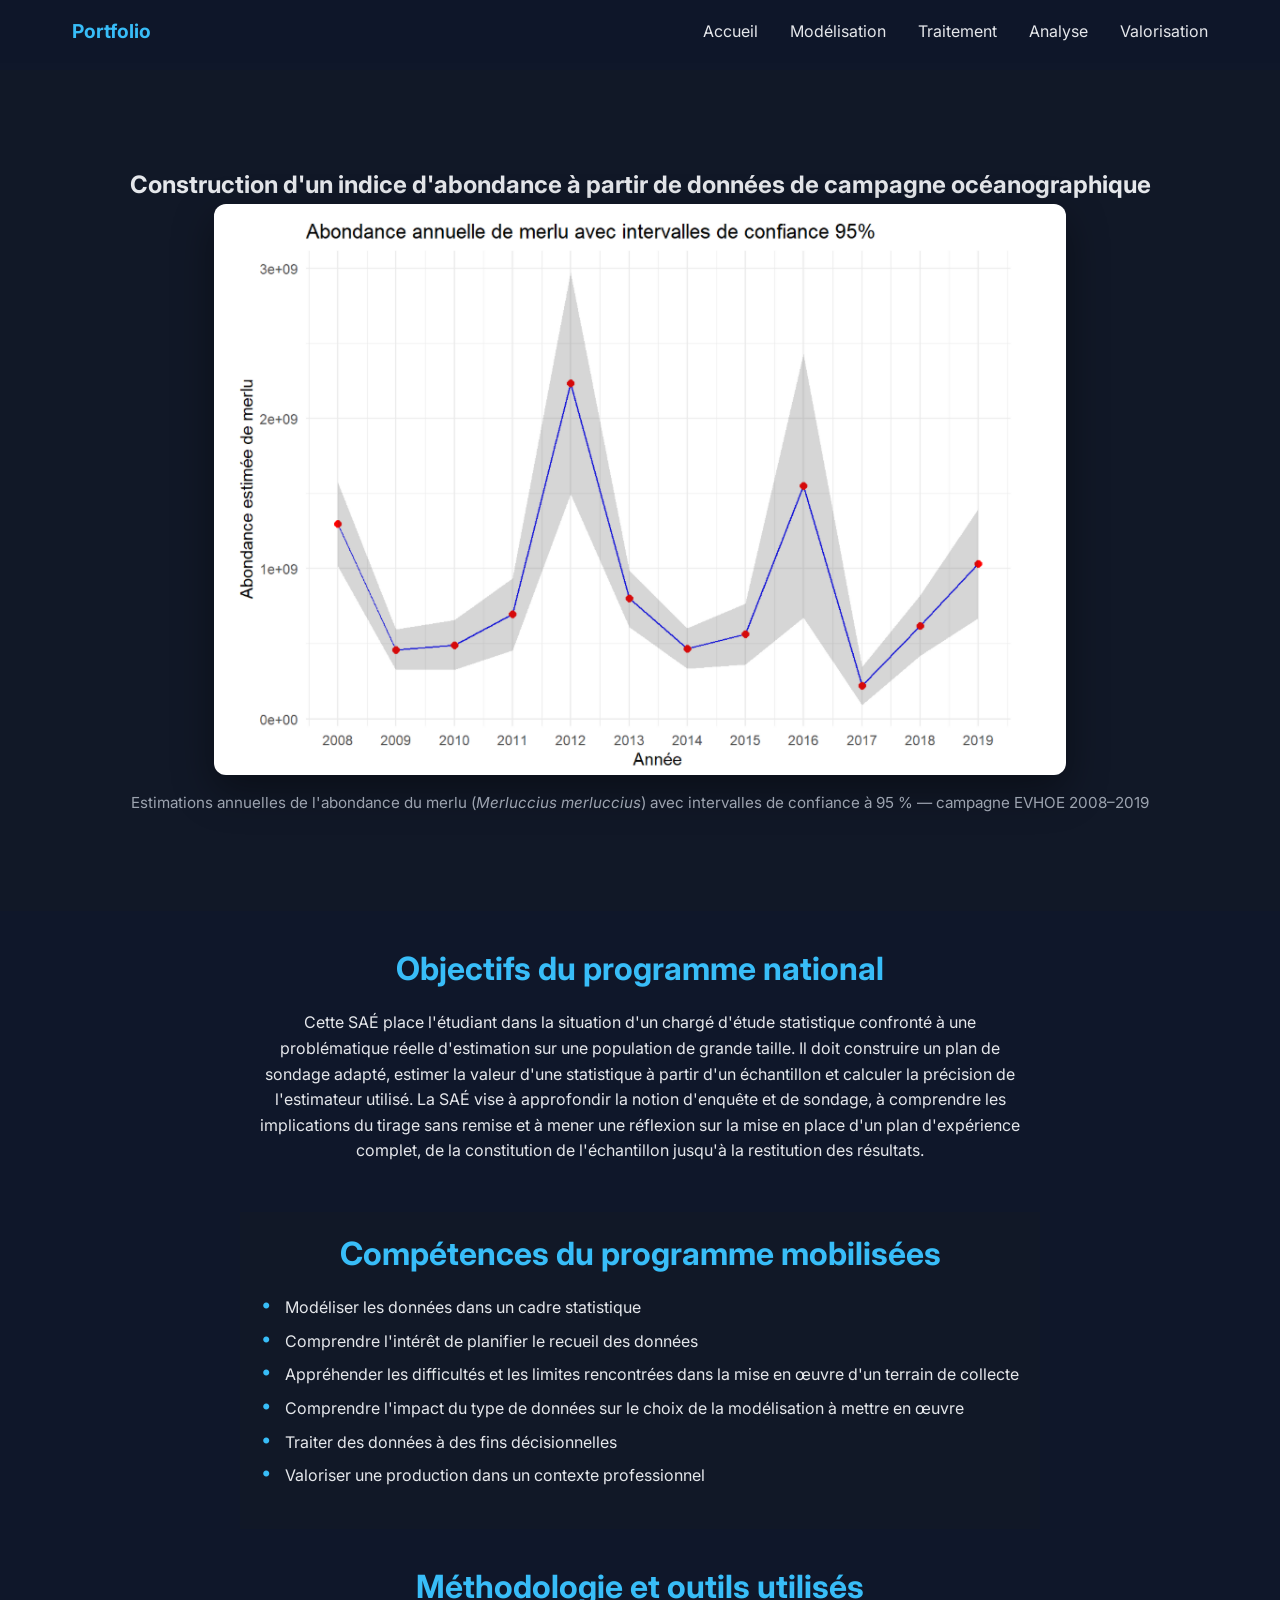
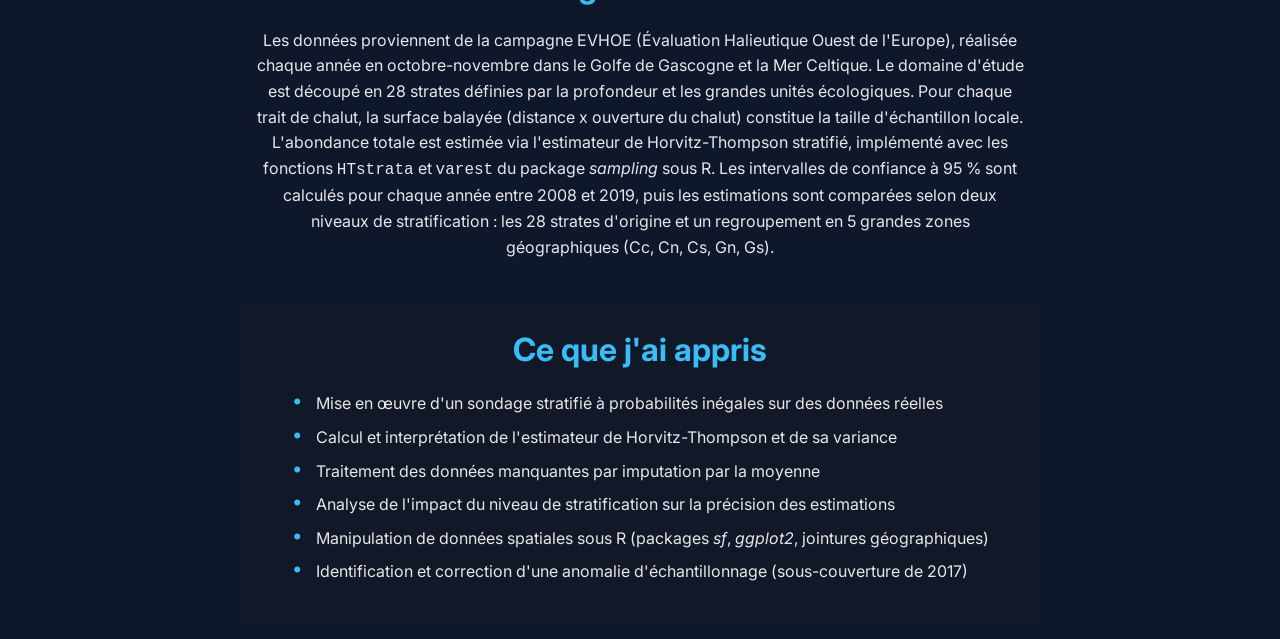
<file: sae3-01.html>
<!DOCTYPE html>
<html lang="fr">
<head>
    <meta charset="UTF-8">
    <title>SAÉ 3-01 – Estimation de l'abondance du merlu par sondage stratifié</title>
    <meta name="viewport" content="width=device-width, initial-scale=1.0">
    <link href="https://fonts.googleapis.com/css2?family=Inter:wght@300;400;600;700&display=swap" rel="stylesheet">
    <link rel="stylesheet" href="style.css">
</head>
<body>

<header>
    <nav>
        <div class="logo">Portfolio</div>
        <ul>
            <li><a href="index.html">Accueil</a></li>
            <li><a href="modelisation.html">Modélisation</a></li>
            <li><a href="traitement.html">Traitement</a></li>
            <li><a href="analyse.html">Analyse</a></li>
            <li><a href="valorisation.html">Valorisation</a></li>
        </ul>
    </nav>
</header>

<main>
    <!-- TITRE SAE -->
    <section class="sae-container" style="text-align:center;">
        <h1>Construction d'un indice d'abondance à partir de données de campagne océanographique</h1>
        <div class="sae-proof-static">
            <img src="images/preuve_SAE3.01.png" alt="Abondance annuelle de merlu avec intervalles de confiance 95% - SAÉ 3-01">
            <p class="sae-caption">Estimations annuelles de l'abondance du merlu (<em>Merluccius merluccius</em>) avec intervalles de confiance à 95 % — campagne EVHOE 2008–2019</p>
        </div>
    </section>

    <!-- OBJECTIFS DU PROGRAMME NATIONAL -->
    <section class="sae-section" style="text-align:center;">
        <h2>Objectifs du programme national</h2>
        <p>
            Cette SAÉ place l'étudiant dans la situation d'un chargé d'étude statistique confronté à une
            problématique réelle d'estimation sur une population de grande taille. Il doit construire un plan
            de sondage adapté, estimer la valeur d'une statistique à partir d'un échantillon et calculer la
            précision de l'estimateur utilisé. La SAÉ vise à approfondir la notion d'enquête et de sondage,
            à comprendre les implications du tirage sans remise et à mener une réflexion sur la mise en place
            d'un plan d'expérience complet, de la constitution de l'échantillon jusqu'à la restitution des résultats.
        </p>
    </section>

    <!-- COMPÉTENCES DU PROGRAMME MOBILISÉES -->
    <section class="sae-section" style="text-align:center;">
        <h2>Compétences du programme mobilisées</h2>
        <ul style="list-style-type: none; padding: 0; display: inline-block; text-align: left;">
            <li>Modéliser les données dans un cadre statistique</li>
            <li>Comprendre l'intérêt de planifier le recueil des données</li>
            <li>Appréhender les difficultés et les limites rencontrées dans la mise en œuvre d'un terrain de collecte</li>
            <li>Comprendre l'impact du type de données sur le choix de la modélisation à mettre en œuvre</li>
            <li>Traiter des données à des fins décisionnelles</li>
            <li>Valoriser une production dans un contexte professionnel</li>
        </ul>
    </section>

    <!-- MÉTHODOLOGIE ET OUTILS UTILISÉS -->
    <section class="sae-section" style="text-align:center;">
        <h2>Méthodologie et outils utilisés</h2>
        <p>
            Les données proviennent de la campagne EVHOE (Évaluation Halieutique Ouest de l'Europe),
            réalisée chaque année en octobre-novembre dans le Golfe de Gascogne et la Mer Celtique.
            Le domaine d'étude est découpé en 28 strates définies par la profondeur et les grandes unités
            écologiques. Pour chaque trait de chalut, la surface balayée (distance x ouverture du chalut)
            constitue la taille d'échantillon locale. L'abondance totale est estimée via l'estimateur de
            Horvitz-Thompson stratifié, implémenté avec les fonctions <code>HTstrata</code> et <code>varest</code>
            du package <em>sampling</em> sous R. Les intervalles de confiance à 95 % sont calculés pour
            chaque année entre 2008 et 2019, puis les estimations sont comparées selon deux niveaux de
            stratification : les 28 strates d'origine et un regroupement en 5 grandes zones géographiques
            (Cc, Cn, Cs, Gn, Gs).
        </p>
    </section>

    <!-- CE QUE J'AI APPRIS -->
    <section class="sae-section" style="text-align:center;">
        <h2>Ce que j'ai appris</h2>
        <ul style="list-style-type: none; padding: 0; display: inline-block; text-align: left;">
            <li>Mise en œuvre d'un sondage stratifié à probabilités inégales sur des données réelles</li>
            <li>Calcul et interprétation de l'estimateur de Horvitz-Thompson et de sa variance</li>
            <li>Traitement des données manquantes par imputation par la moyenne</li>
            <li>Analyse de l'impact du niveau de stratification sur la précision des estimations</li>
            <li>Manipulation de données spatiales sous R (packages <em>sf</em>, <em>ggplot2</em>, jointures géographiques)</li>
            <li>Identification et correction d'une anomalie d'échantillonnage (sous-couverture de 2017)</li>
        </ul>
    </section>
</main>

</body>
</html>
</file>
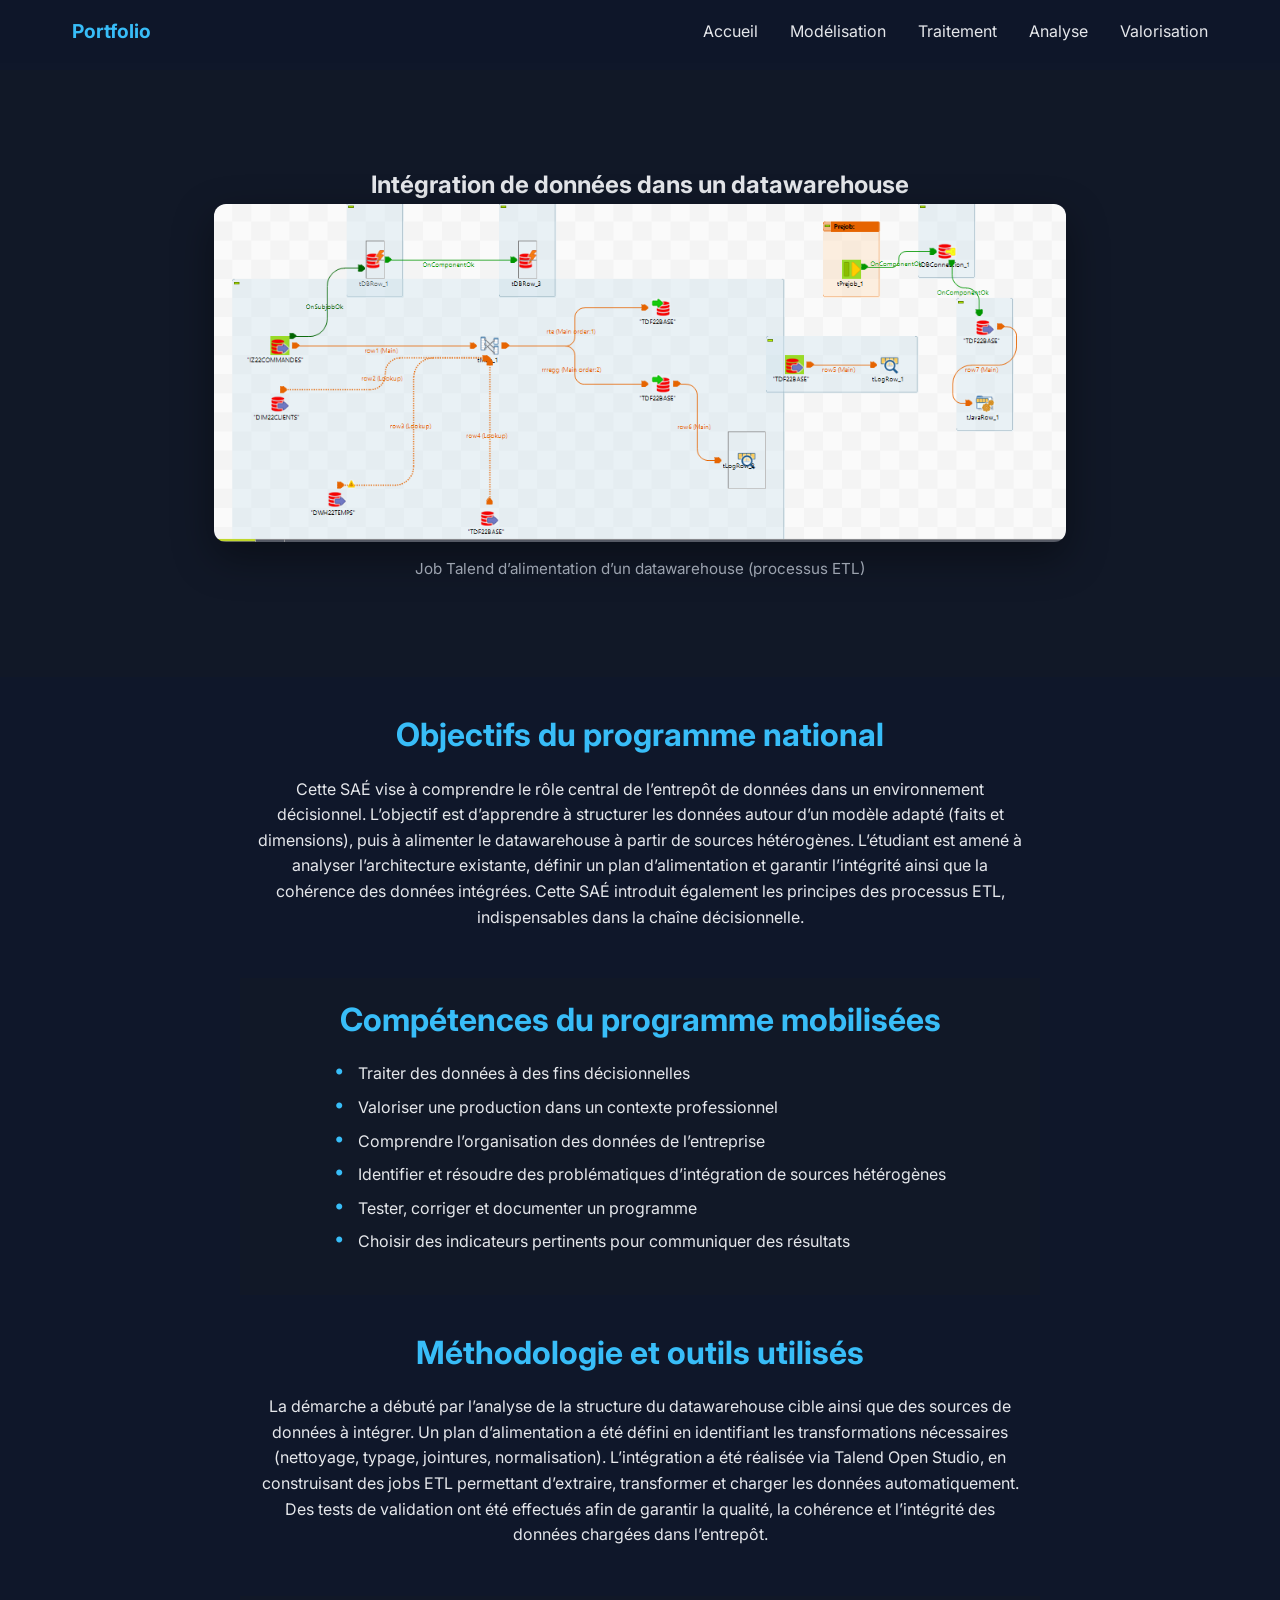
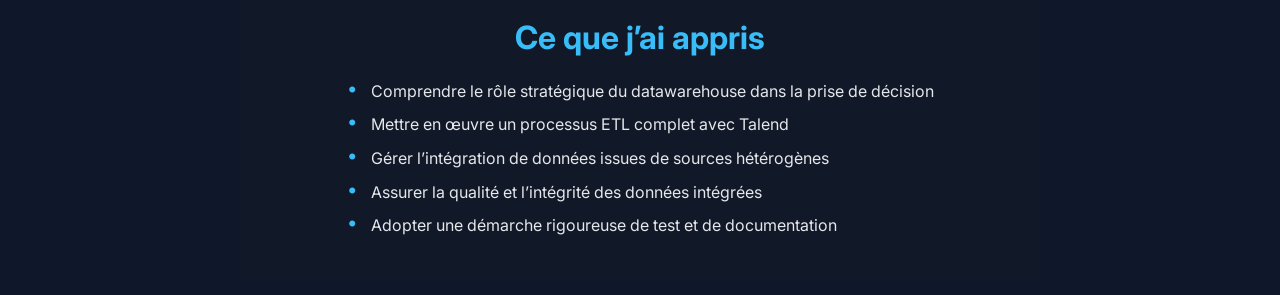
<file: sae3-02.html>
<!DOCTYPE html>
<html lang="fr">
<head>
    <meta charset="UTF-8">
    <title>SAE 3-02 – Intégration de données dans un datawarehouse</title>
    <meta name="viewport" content="width=device-width, initial-scale=1.0">
    <link href="https://fonts.googleapis.com/css2?family=Inter:wght@300;400;600;700&display=swap" rel="stylesheet">
    <link rel="stylesheet" href="style.css">
</head>
<body>

<header>
    <nav>
        <div class="logo">Portfolio</div>
        <ul>
            <li><a href="index.html">Accueil</a></li>
            <li><a href="modelisation.html">Modélisation</a></li>
            <li><a href="traitement.html">Traitement</a></li>
            <li><a href="analyse.html">Analyse</a></li>
            <li><a href="valorisation.html">Valorisation</a></li>
        </ul>
    </nav>
</header>

<main>
    <!-- TITRE SAE -->
    <section class="sae-container" style="text-align:center;">
        <h1>Intégration de données dans un datawarehouse</h1>
        <div class="sae-proof-static">
            <img src="images/preuve_SAE3.02.png" alt="Job Talend SAE 3-02">
            <p class="sae-caption">Job Talend d’alimentation d’un datawarehouse (processus ETL)</p>
        </div>
    </section>

    <!-- OBJECTIFS DU PROGRAMME NATIONAL -->
    <section class="sae-section" style="text-align:center;">
        <h2>Objectifs du programme national</h2>
        <p>
            Cette SAÉ vise à comprendre le rôle central de l’entrepôt de données dans un environnement décisionnel.
            L’objectif est d’apprendre à structurer les données autour d’un modèle adapté (faits et dimensions),
            puis à alimenter le datawarehouse à partir de sources hétérogènes.
            L’étudiant est amené à analyser l’architecture existante, définir un plan d’alimentation
            et garantir l’intégrité ainsi que la cohérence des données intégrées.
            Cette SAÉ introduit également les principes des processus ETL, indispensables dans la chaîne décisionnelle.
        </p>
    </section>

    <!-- COMPÉTENCES DU PROGRAMME MOBILISÉES -->
    <section class="sae-section" style="text-align:center;">
        <h2>Compétences du programme mobilisées</h2>
        <ul style="list-style-type: none; padding: 0; display: inline-block; text-align: left;">
            <li>Traiter des données à des fins décisionnelles</li>
            <li>Valoriser une production dans un contexte professionnel</li>
            <li>Comprendre l’organisation des données de l’entreprise</li>
            <li>Identifier et résoudre des problématiques d’intégration de sources hétérogènes</li>
            <li>Tester, corriger et documenter un programme</li>
            <li>Choisir des indicateurs pertinents pour communiquer des résultats</li>
        </ul>
    </section>

    <!-- MÉTHODOLOGIE ET OUTILS UTILISÉS -->
    <section class="sae-section" style="text-align:center;">
        <h2>Méthodologie et outils utilisés</h2>
        <p>
            La démarche a débuté par l’analyse de la structure du datawarehouse cible ainsi que des sources de données
            à intégrer. Un plan d’alimentation a été défini en identifiant les transformations nécessaires
            (nettoyage, typage, jointures, normalisation).
            L’intégration a été réalisée via Talend Open Studio, en construisant des jobs ETL permettant
            d’extraire, transformer et charger les données automatiquement.
            Des tests de validation ont été effectués afin de garantir la qualité, la cohérence
            et l’intégrité des données chargées dans l’entrepôt.
        </p>
    </section>

    <!-- CE QUE J'AI APPRIS -->
    <section class="sae-section" style="text-align:center;">
        <h2>Ce que j’ai appris</h2>
        <ul style="list-style-type: none; padding: 0; display: inline-block; text-align: left;">
            <li>Comprendre le rôle stratégique du datawarehouse dans la prise de décision</li>
            <li>Mettre en œuvre un processus ETL complet avec Talend</li>
            <li>Gérer l’intégration de données issues de sources hétérogènes</li>
            <li>Assurer la qualité et l’intégrité des données intégrées</li>
            <li>Adopter une démarche rigoureuse de test et de documentation</li>
        </ul>
    </section>
</main>

</body>
</html>
</file>
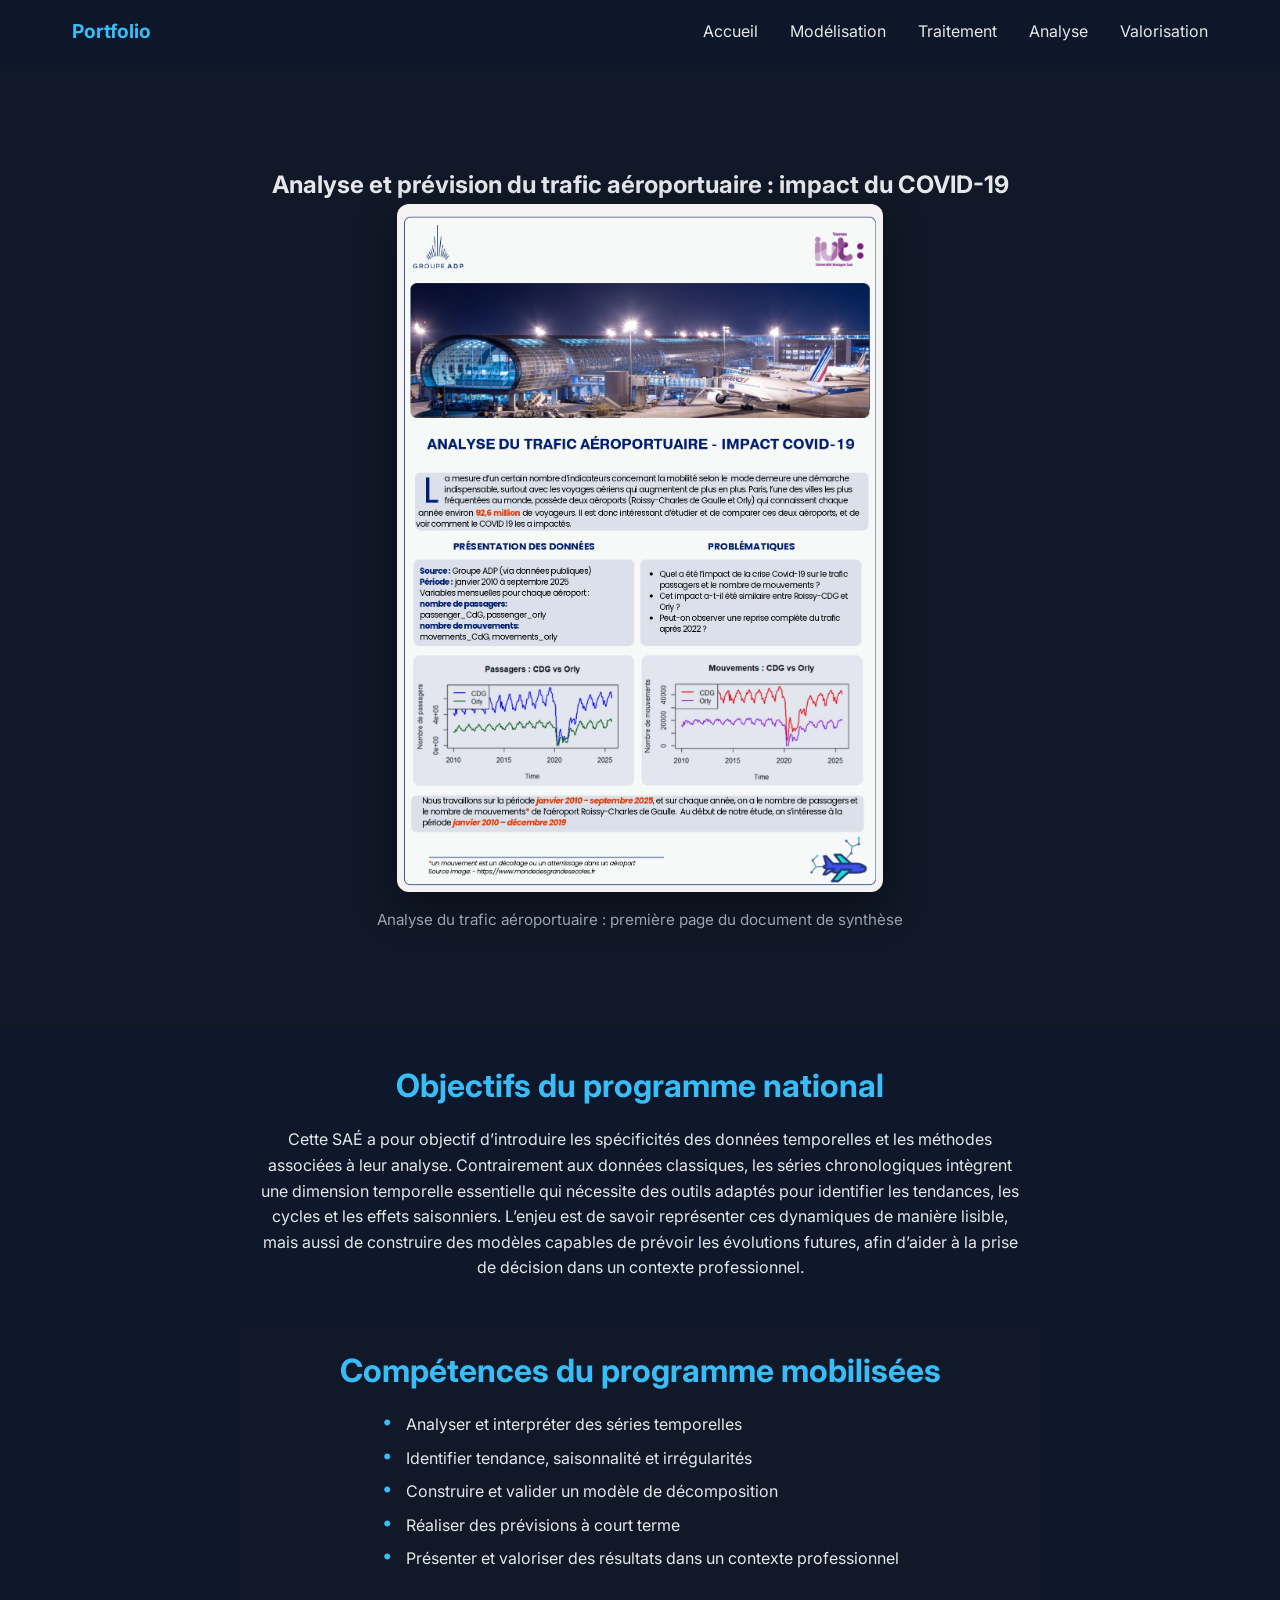
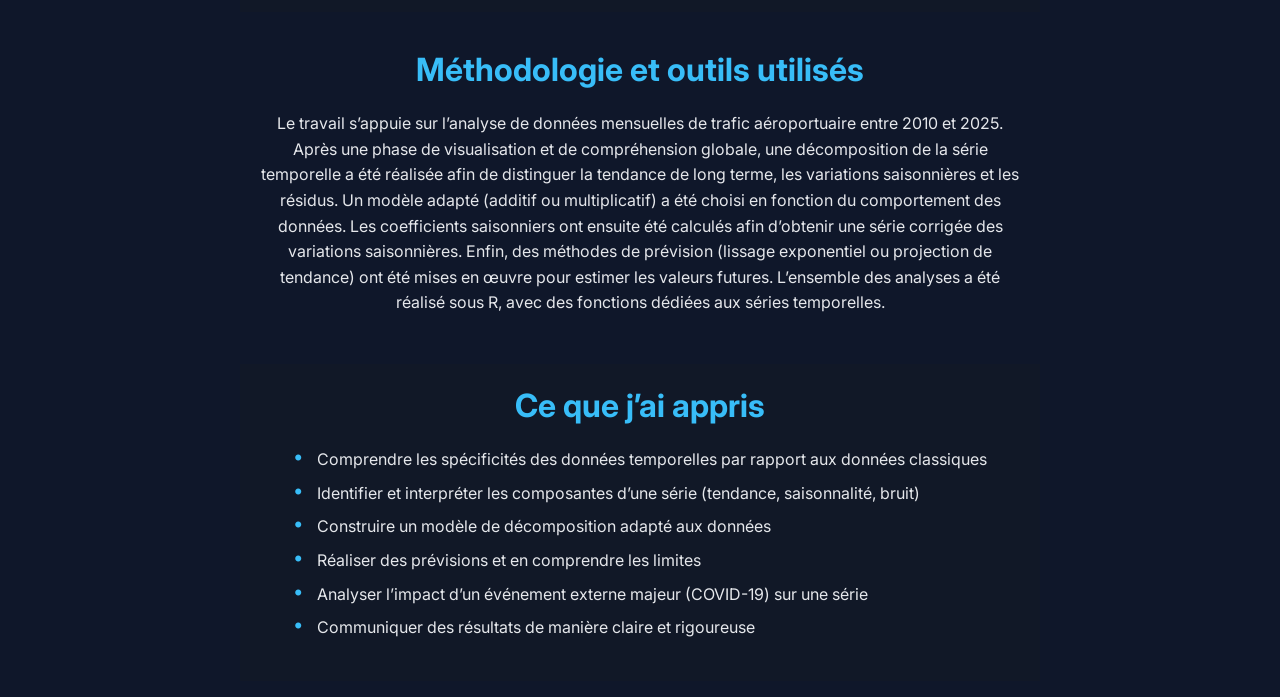
<file: sae3-03.html>
<!DOCTYPE html>
<html lang="fr">
<head>
    <meta charset="UTF-8">
    <title>SAE 3-03 – Description et prévision de données temporelles</title>
    <meta name="viewport" content="width=device-width, initial-scale=1.0">
    <link href="https://fonts.googleapis.com/css2?family=Inter:wght@300;400;600;700&display=swap" rel="stylesheet">
    <link rel="stylesheet" href="style.css">
</head>
<body>

<header>
    <nav>
        <div class="logo">Portfolio</div>
        <ul>
            <li><a href="index.html">Accueil</a></li>
            <li><a href="modelisation.html">Modélisation</a></li>
            <li><a href="traitement.html">Traitement</a></li>
            <li><a href="analyse.html">Analyse</a></li>
            <li><a href="valorisation.html">Valorisation</a></li>
        </ul>
    </nav>
</header>

<main>
    <!-- TITRE SAE -->
    <section class="sae-container" style="text-align:center;">
        <h1>Analyse et prévision du trafic aéroportuaire : impact du COVID-19</h1>
        <div class="sae-proof-static">
            <img src="images/preuve_SAE3.03.png" alt="Analyse séries temporelles trafic aérien" style="max-width: 40%">
            <p class="sae-caption">
                Analyse du trafic aéroportuaire : première page du document de synthèse   
            </p>
        </div>
    </section>

    <!-- OBJECTIFS DU PROGRAMME NATIONAL -->
    <section class="sae-section" style="text-align:center;">
        <h2>Objectifs du programme national</h2>
        <p>
            Cette SAÉ a pour objectif d’introduire les spécificités des données temporelles
            et les méthodes associées à leur analyse. Contrairement aux données classiques,
            les séries chronologiques intègrent une dimension temporelle essentielle qui
            nécessite des outils adaptés pour identifier les tendances, les cycles et les
            effets saisonniers.
            L’enjeu est de savoir représenter ces dynamiques de manière lisible, mais aussi
            de construire des modèles capables de prévoir les évolutions futures, afin
            d’aider à la prise de décision dans un contexte professionnel.
        </p>
    </section>

    <!-- COMPÉTENCES DU PROGRAMME MOBILISÉES -->
    <section class="sae-section" style="text-align:center;">
        <h2>Compétences du programme mobilisées</h2>
        <ul>
            <li>Analyser et interpréter des séries temporelles</li>
            <li>Identifier tendance, saisonnalité et irrégularités</li>
            <li>Construire et valider un modèle de décomposition</li>
            <li>Réaliser des prévisions à court terme</li>
            <li>Présenter et valoriser des résultats dans un contexte professionnel</li>
        </ul>
    </section>

    <!-- MÉTHODOLOGIE ET OUTILS UTILISÉS -->
    <section class="sae-section" style="text-align:center;">
        <h2>Méthodologie et outils utilisés</h2>
        <p>
            Le travail s’appuie sur l’analyse de données mensuelles de trafic
            aéroportuaire entre 2010 et 2025. Après une phase de visualisation et de
            compréhension globale, une décomposition de la série temporelle a été
            réalisée afin de distinguer la tendance de long terme, les variations
            saisonnières et les résidus.
            Un modèle adapté (additif ou multiplicatif) a été choisi en fonction du
            comportement des données. Les coefficients saisonniers ont ensuite été
            calculés afin d’obtenir une série corrigée des variations saisonnières.
            Enfin, des méthodes de prévision (lissage exponentiel ou projection de
            tendance) ont été mises en œuvre pour estimer les valeurs futures.
            L’ensemble des analyses a été réalisé sous R, avec des fonctions dédiées
            aux séries temporelles.
        </p>
    </section>

    <!-- CE QUE J'AI APPRIS --> 
    <section class="sae-section" style="text-align:center;">
        <h2>Ce que j’ai appris</h2>
        <ul>
            <li>Comprendre les spécificités des données temporelles par rapport aux données classiques</li>
            <li>Identifier et interpréter les composantes d’une série (tendance, saisonnalité, bruit)</li>
            <li>Construire un modèle de décomposition adapté aux données</li>
            <li>Réaliser des prévisions et en comprendre les limites</li>
            <li>Analyser l’impact d’un événement externe majeur (COVID-19) sur une série</li>
            <li>Communiquer des résultats de manière claire et rigoureuse</li>
        </ul>
    </section>
</main>

</body>
</html>
</file>
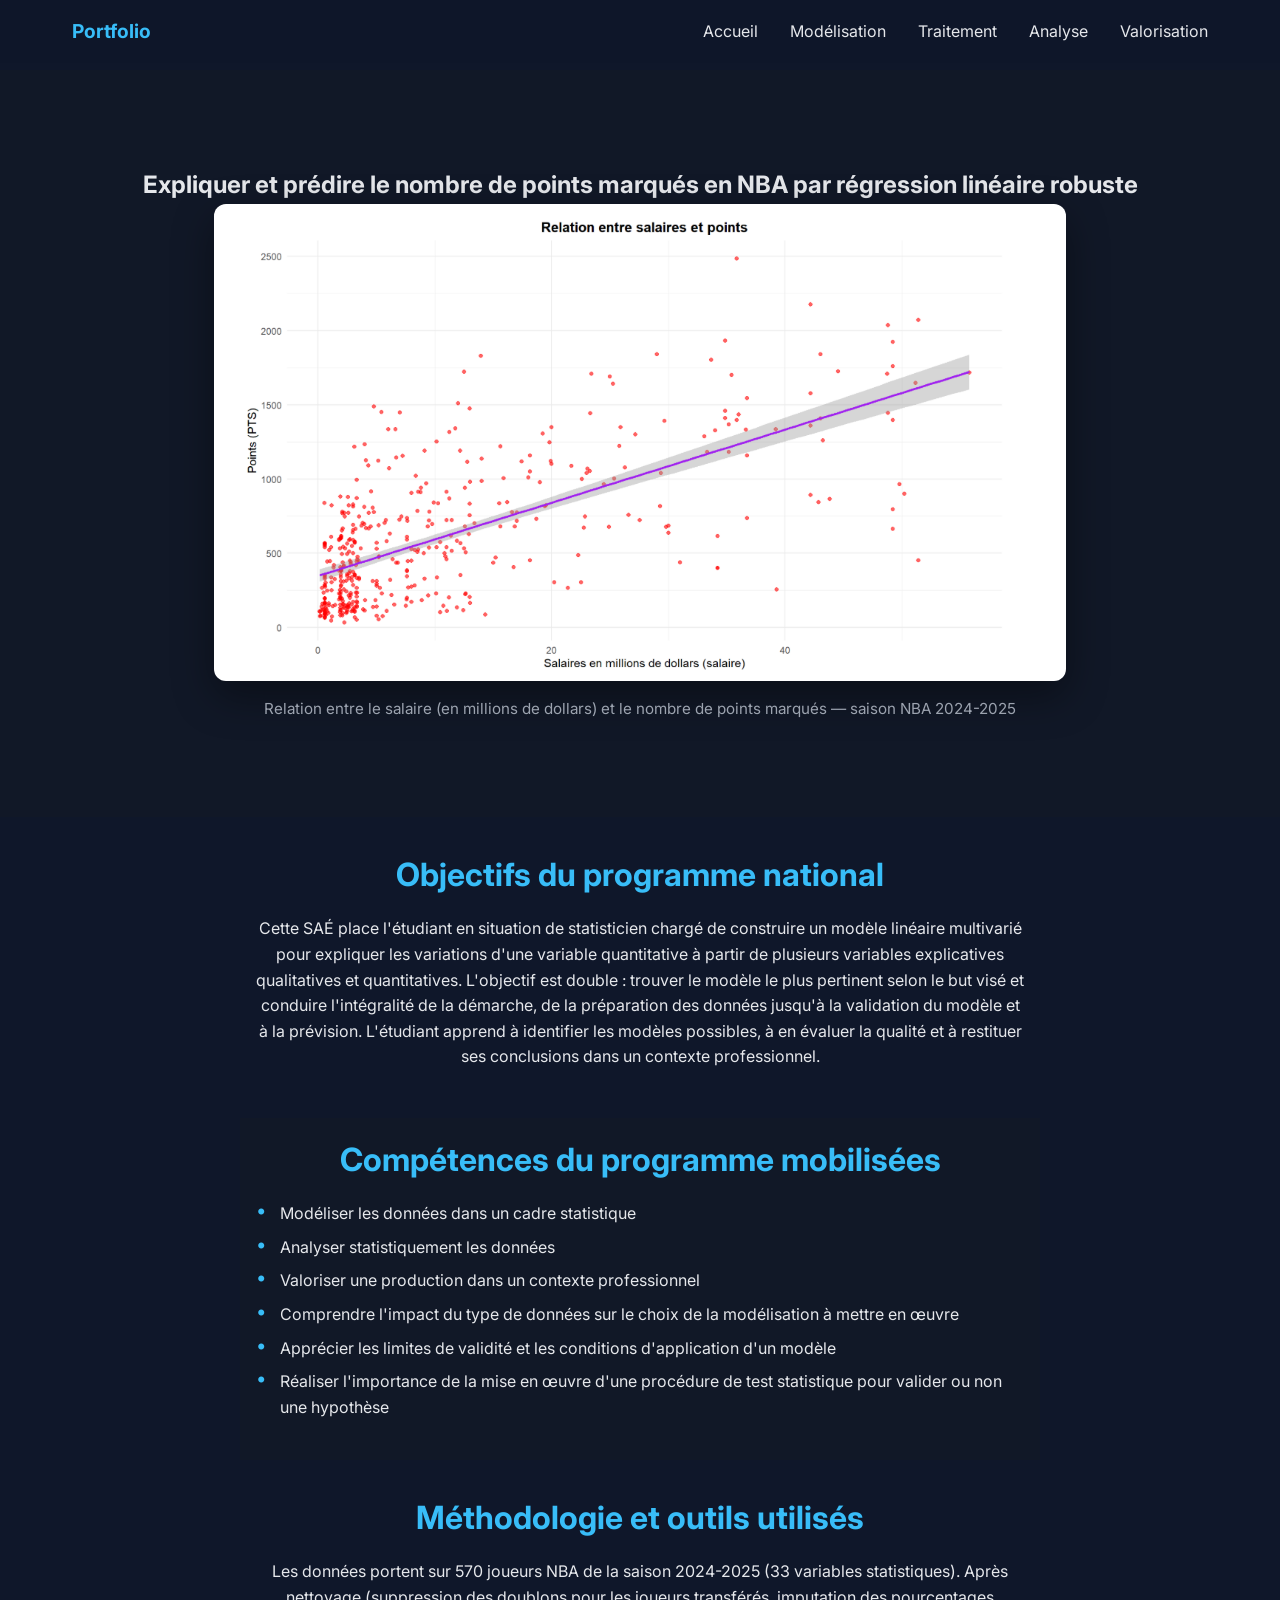
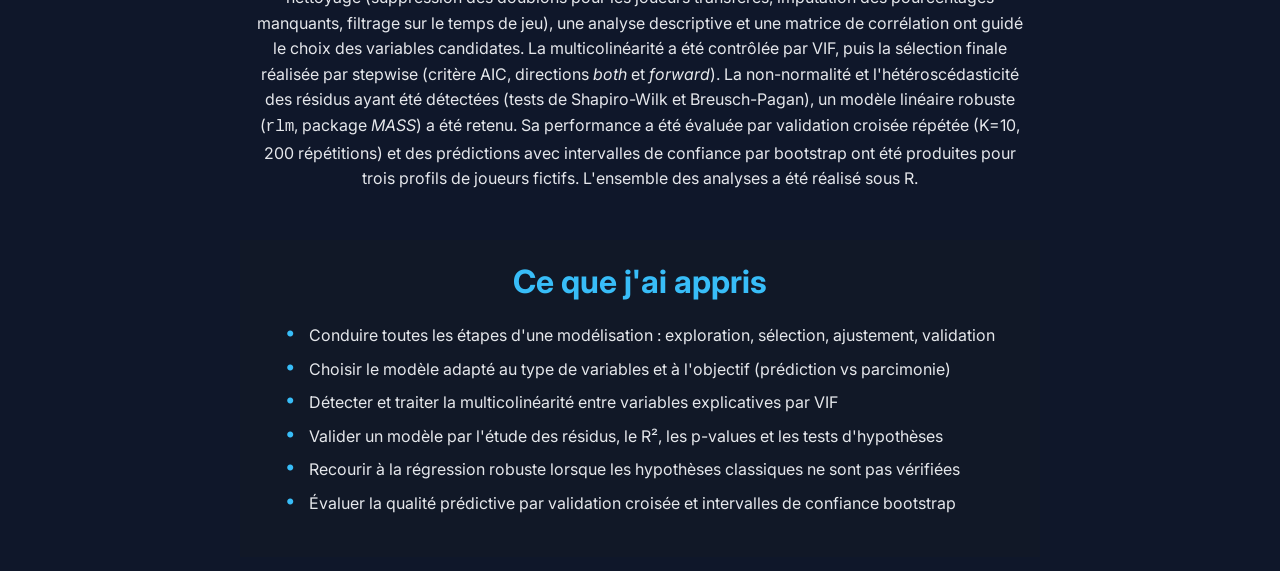
<file: sae4-01.html>
<!DOCTYPE html>
<html lang="fr">
<head>
    <meta charset="UTF-8">
    <title>SAÉ 4-01 – Modélisation du nombre de points marqués en NBA</title>
    <meta name="viewport" content="width=device-width, initial-scale=1.0">
    <link href="https://fonts.googleapis.com/css2?family=Inter:wght@300;400;600;700&display=swap" rel="stylesheet">
    <link rel="stylesheet" href="style.css">
</head>
<body>

<header>
    <nav>
        <div class="logo">Portfolio</div>
        <ul>
            <li><a href="index.html">Accueil</a></li>
            <li><a href="modelisation.html">Modélisation</a></li>
            <li><a href="traitement.html">Traitement</a></li>
            <li><a href="analyse.html">Analyse</a></li>
            <li><a href="valorisation.html">Valorisation</a></li>
        </ul>
    </nav>
</header>

<main>
    <!-- TITRE SAE -->
    <section class="sae-container" style="text-align:center;">
        <h1>Expliquer et prédire le nombre de points marqués en NBA par régression linéaire robuste</h1>
        <div class="sae-proof-static">
            <img src="images/preuve_SAE4.01.png" alt="Relation entre salaire et points marqués - SAÉ 4-01">
            <p class="sae-caption">Relation entre le salaire (en millions de dollars) et le nombre de points marqués — saison NBA 2024-2025</p>
        </div>
    </section>

    <!-- OBJECTIFS DU PROGRAMME NATIONAL -->
    <section class="sae-section" style="text-align:center;">
        <h2>Objectifs du programme national</h2>
        <p>
            Cette SAÉ place l'étudiant en situation de statisticien chargé de construire un modèle linéaire
            multivarié pour expliquer les variations d'une variable quantitative à partir de plusieurs
            variables explicatives qualitatives et quantitatives. L'objectif est double : trouver le modèle
            le plus pertinent selon le but visé et conduire l'intégralité de la démarche, 
            de la préparation des données jusqu'à la validation du modèle et à la prévision. 
            L'étudiant apprend à identifier les modèles possibles, à en évaluer la qualité 
            et à restituer ses conclusions dans un contexte professionnel.
        </p>
    </section>

    <!-- COMPÉTENCES DU PROGRAMME MOBILISÉES -->
    <section class="sae-section" style="text-align:center;">
        <h2>Compétences du programme mobilisées</h2>
        <ul style="list-style-type: none; padding: 0; display: inline-block; text-align: left;">
            <li>Modéliser les données dans un cadre statistique</li>
            <li>Analyser statistiquement les données</li>
            <li>Valoriser une production dans un contexte professionnel</li>
            <li>Comprendre l'impact du type de données sur le choix de la modélisation à mettre en œuvre</li>
            <li>Apprécier les limites de validité et les conditions d'application d'un modèle</li>
            <li>Réaliser l'importance de la mise en œuvre d'une procédure de test statistique pour valider ou non une hypothèse</li>
        </ul>
    </section>

    <!-- MÉTHODOLOGIE ET OUTILS UTILISÉS -->
    <section class="sae-section" style="text-align:center;">
        <h2>Méthodologie et outils utilisés</h2>
        <p>
            Les données portent sur 570 joueurs NBA de la saison 2024-2025 (33 variables statistiques).
            Après nettoyage (suppression des doublons pour les joueurs transférés, imputation des
            pourcentages manquants, filtrage sur le temps de jeu), une analyse descriptive et une
            matrice de corrélation ont guidé le choix des variables candidates. La multicolinéarité
            a été contrôlée par VIF, puis la sélection finale réalisée par stepwise (critère AIC,
            directions <em>both</em> et <em>forward</em>). La non-normalité et l'hétéroscédasticité
            des résidus ayant été détectées (tests de Shapiro-Wilk et Breusch-Pagan), un modèle
            linéaire robuste (<code>rlm</code>, package <em>MASS</em>) a été retenu. Sa performance
            a été évaluée par validation croisée répétée (K=10, 200 répétitions) et des prédictions
            avec intervalles de confiance par bootstrap ont été produites pour trois profils de joueurs
            fictifs. L'ensemble des analyses a été réalisé sous R.
        </p>
    </section>

    <!-- CE QUE J'AI APPRIS -->
    <section class="sae-section" style="text-align:center;">
        <h2>Ce que j'ai appris</h2>
        <ul style="list-style-type: none; padding: 0; display: inline-block; text-align: left;">
            <li>Conduire toutes les étapes d'une modélisation : exploration, sélection, ajustement, validation</li>
            <li>Choisir le modèle adapté au type de variables et à l'objectif (prédiction vs parcimonie)</li>
            <li>Détecter et traiter la multicolinéarité entre variables explicatives par VIF</li>
            <li>Valider un modèle par l'étude des résidus, le R², les p-values et les tests d'hypothèses</li>
            <li>Recourir à la régression robuste lorsque les hypothèses classiques ne sont pas vérifiées</li>
            <li>Évaluer la qualité prédictive par validation croisée et intervalles de confiance bootstrap</li>
        </ul>
    </section>
</main>

</body>
</html>
</file>
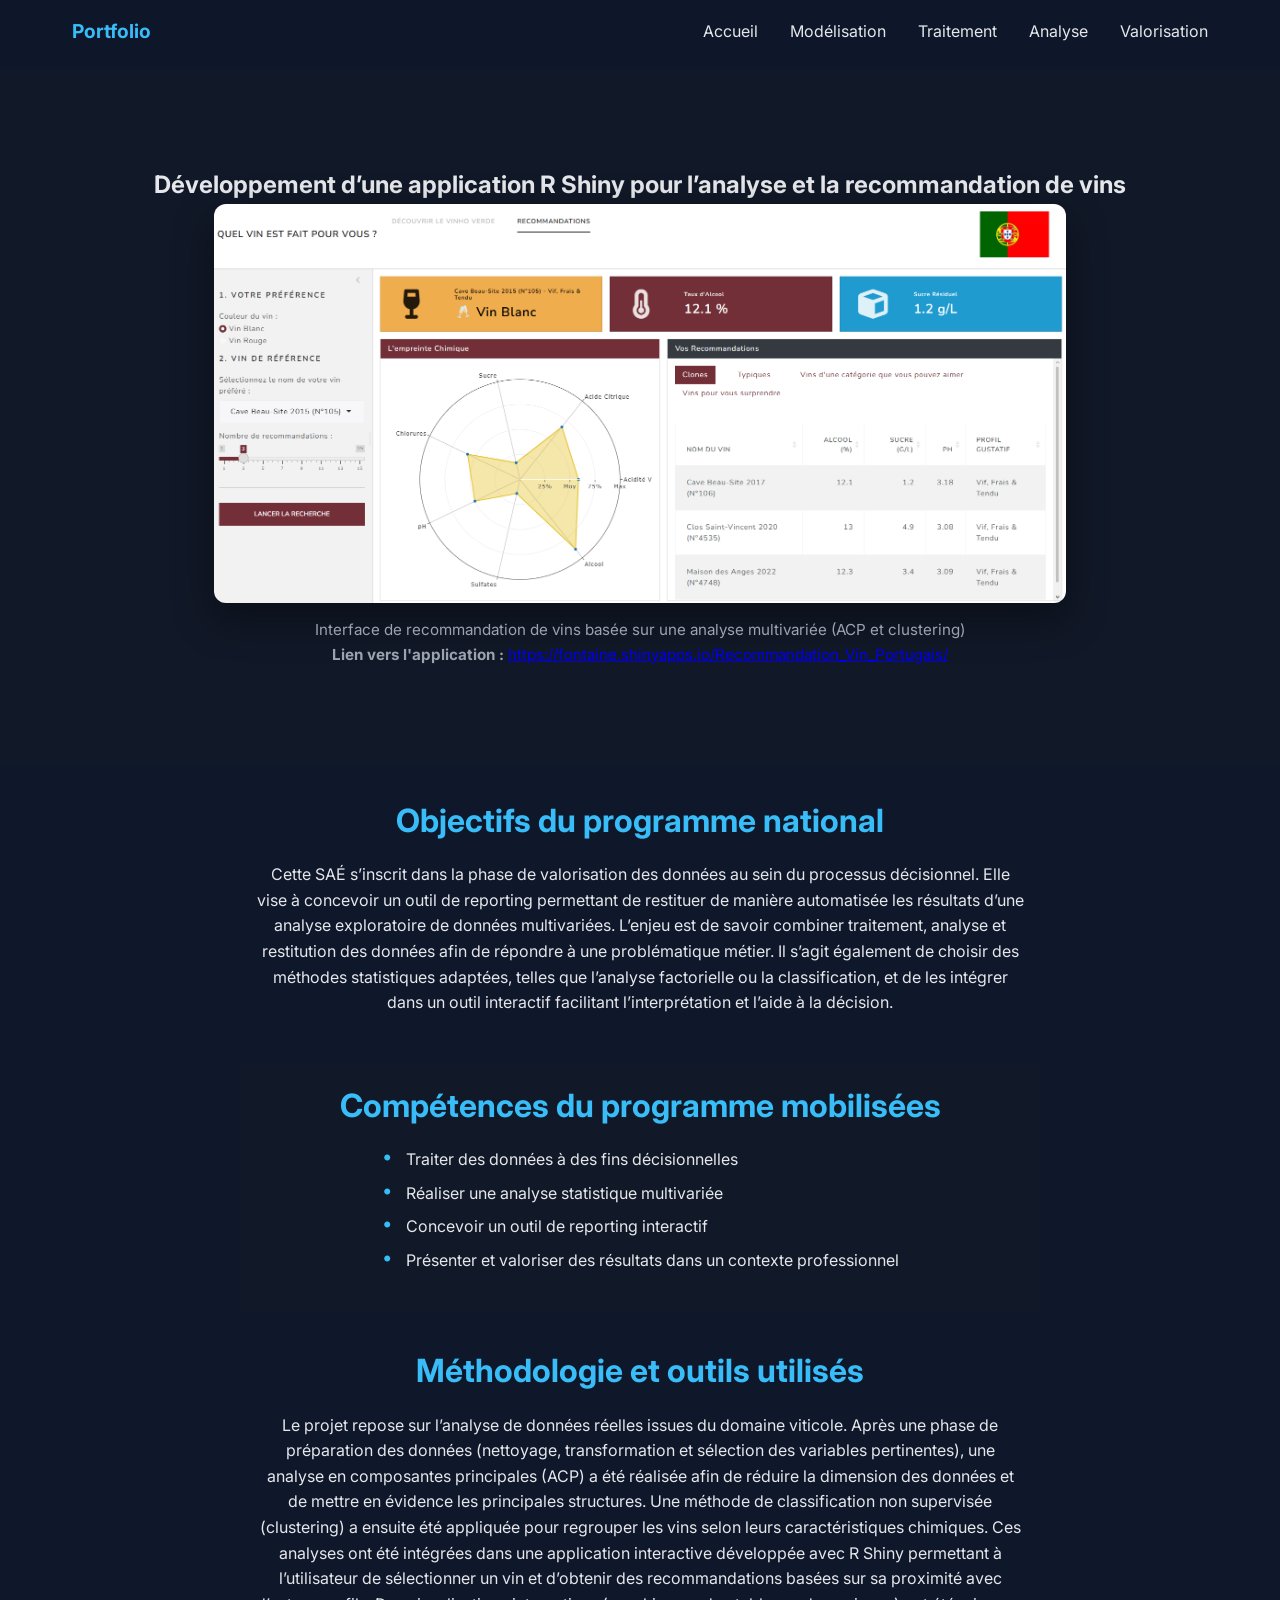
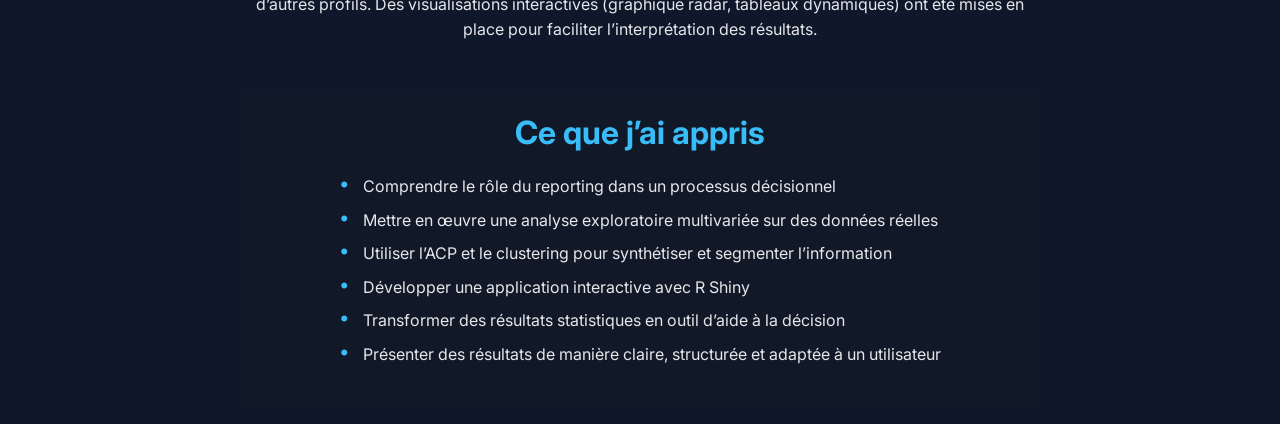
<file: sae4-02.html>
<!DOCTYPE html>
<html lang="fr">
<head>
    <meta charset="UTF-8">
    <title>SAE 4-02 – Développement et reporting d’une application d’analyse multivariée</title>
    <meta name="viewport" content="width=device-width, initial-scale=1.0">
    <link href="https://fonts.googleapis.com/css2?family=Inter:wght@300;400;600;700&display=swap" rel="stylesheet">
    <link rel="stylesheet" href="style.css">
</head>
<body>

<header>
    <nav>
        <div class="logo">Portfolio</div>
        <ul>
            <li><a href="index.html">Accueil</a></li>
            <li><a href="modelisation.html">Modélisation</a></li>
            <li><a href="traitement.html">Traitement</a></li>
            <li><a href="analyse.html">Analyse</a></li>
            <li><a href="valorisation.html">Valorisation</a></li>
        </ul>
    </nav>
</header>

<main>
    <!-- TITRE SAE -->
    <section class="sae-container" style="text-align:center;">
        <h1>Développement d’une application R Shiny pour l’analyse et la recommandation de vins</h1>
        <div class="sae-proof-static">
            <img src="images/preuve_SAE4.02.png" alt="Application R Shiny recommandation de vins">
            <p class="sae-caption">
                Interface de recommandation de vins basée sur une analyse multivariée (ACP et clustering)  
                <br>
                <strong>Lien vers l'application :</strong> 
                <a href="https://fontaine.shinyapps.io/Recommandation_Vin_Portugais/" target="_blank">
                    https://fontaine.shinyapps.io/Recommandation_Vin_Portugais/
                </a>
            </p>
        </div>
    </section>

    <!-- OBJECTIFS DU PROGRAMME NATIONAL -->
    <section class="sae-section" style="text-align:center;">
        <h2>Objectifs du programme national</h2>
        <p>
            Cette SAÉ s’inscrit dans la phase de valorisation des données au sein du processus
            décisionnel. Elle vise à concevoir un outil de reporting permettant de restituer de manière
            automatisée les résultats d’une analyse exploratoire de données multivariées.
            L’enjeu est de savoir combiner traitement, analyse et restitution des données afin de répondre
            à une problématique métier. Il s’agit également de choisir des méthodes statistiques adaptées,
            telles que l’analyse factorielle ou la classification, et de les intégrer dans un outil interactif
            facilitant l’interprétation et l’aide à la décision.
        </p>
    </section>

    <!-- COMPÉTENCES DU PROGRAMME MOBILISÉES -->
    <section class="sae-section" style="text-align:center;">
        <h2>Compétences du programme mobilisées</h2>
            <ul>
                <li>Traiter des données à des fins décisionnelles</li>
                <li>Réaliser une analyse statistique multivariée</li>
                <li>Concevoir un outil de reporting interactif</li>
                <li>Présenter et valoriser des résultats dans un contexte professionnel</li>
            </ul>
    </section>

    <!-- MÉTHODOLOGIE ET OUTILS UTILISÉS -->
    <section class="sae-section" style="text-align:center;">
        <h2>Méthodologie et outils utilisés</h2>
        <p>
            Le projet repose sur l’analyse de données réelles issues du domaine viticole. Après une phase
            de préparation des données (nettoyage, transformation et sélection des variables pertinentes),
            une analyse en composantes principales (ACP) a été réalisée afin de réduire la dimension des
            données et de mettre en évidence les principales structures.
            Une méthode de classification non supervisée (clustering) a ensuite été appliquée pour
            regrouper les vins selon leurs caractéristiques chimiques.
            Ces analyses ont été intégrées dans une application interactive développée avec R Shiny
            permettant à l’utilisateur de sélectionner un vin et d’obtenir des recommandations basées
            sur sa proximité avec d’autres profils. Des visualisations interactives (graphique radar,
            tableaux dynamiques) ont été mises en place pour faciliter l’interprétation des résultats.
        </p>
    </section>

    <!-- CE QUE J'AI APPRIS --> 
    <section class="sae-section" style="text-align:center;">
        <h2>Ce que j’ai appris</h2>
        <ul>
            <li>Comprendre le rôle du reporting dans un processus décisionnel</li>
            <li>Mettre en œuvre une analyse exploratoire multivariée sur des données réelles</li>
            <li>Utiliser l’ACP et le clustering pour synthétiser et segmenter l’information</li>
            <li>Développer une application interactive avec R Shiny</li>
            <li>Transformer des résultats statistiques en outil d’aide à la décision</li>
            <li>Présenter des résultats de manière claire, structurée et adaptée à un utilisateur</li>
        </ul>
    </section>
</main>

</body>
</html>
</file>
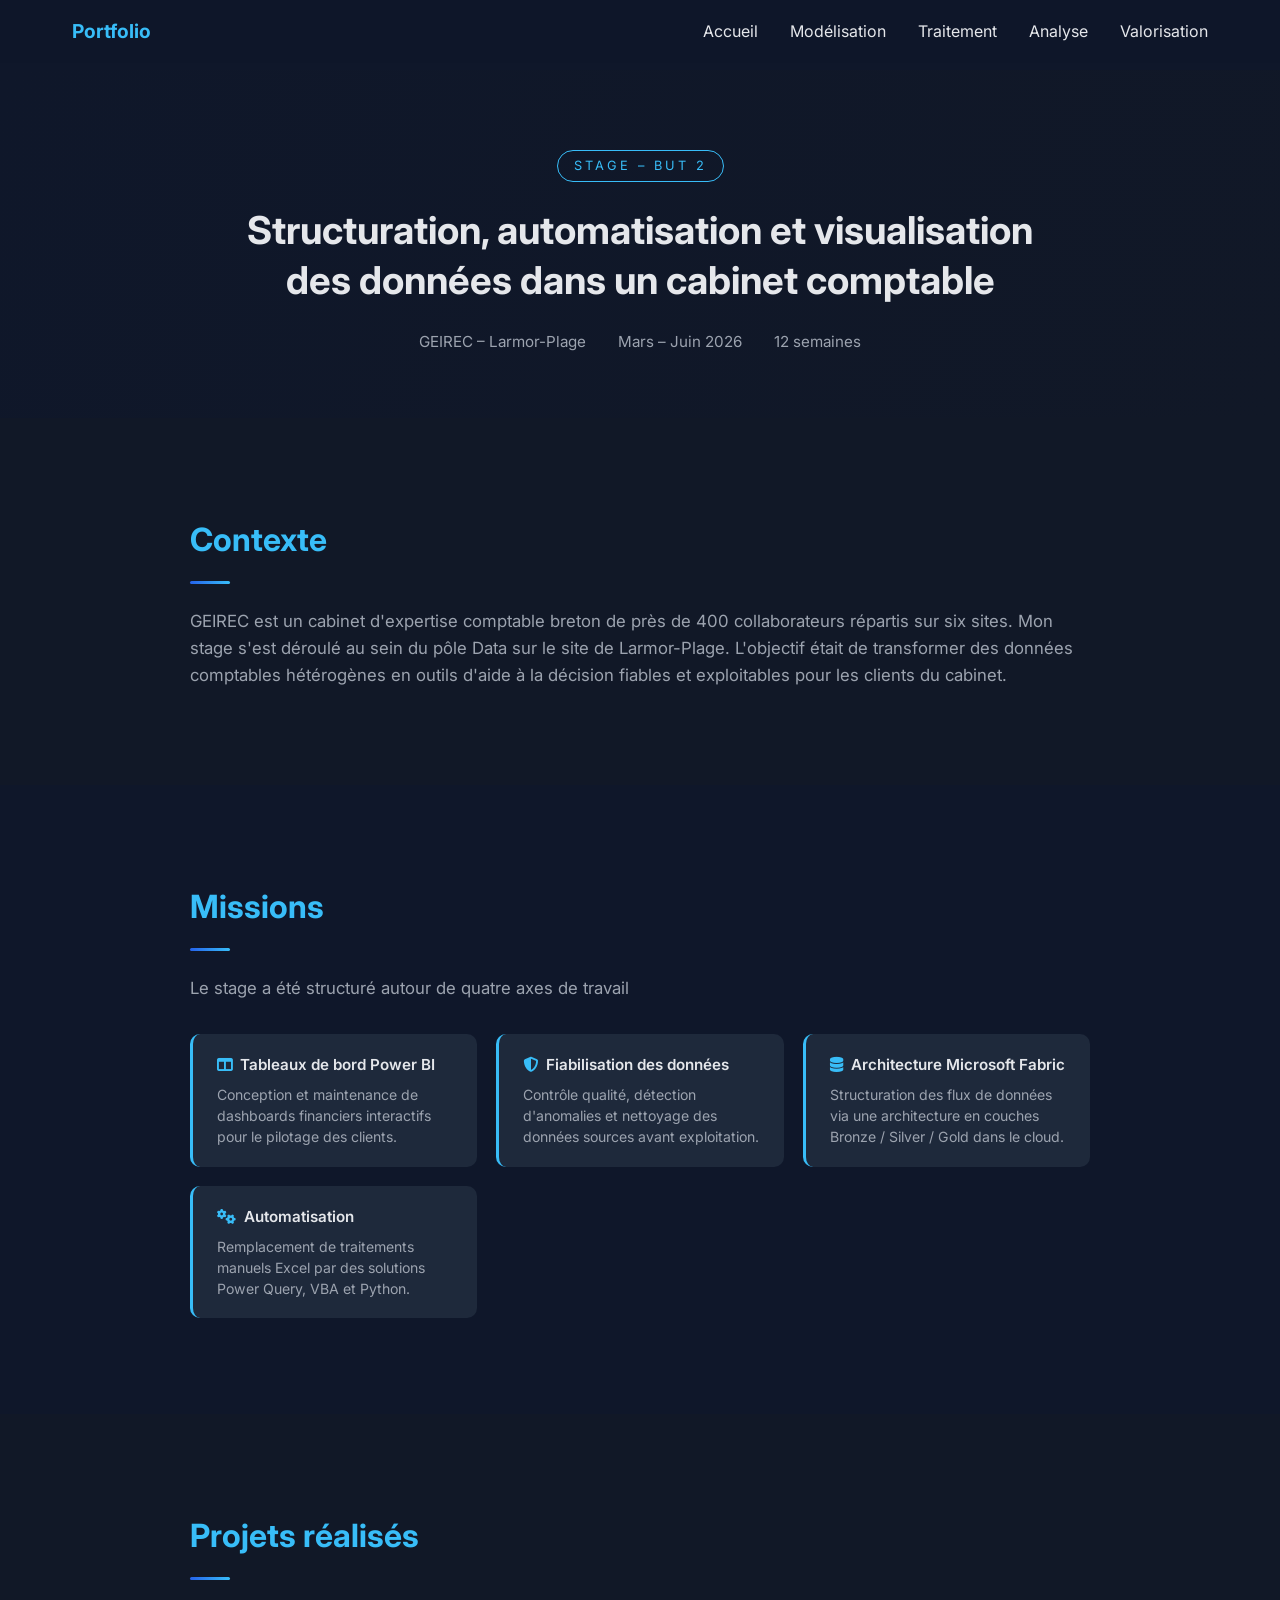
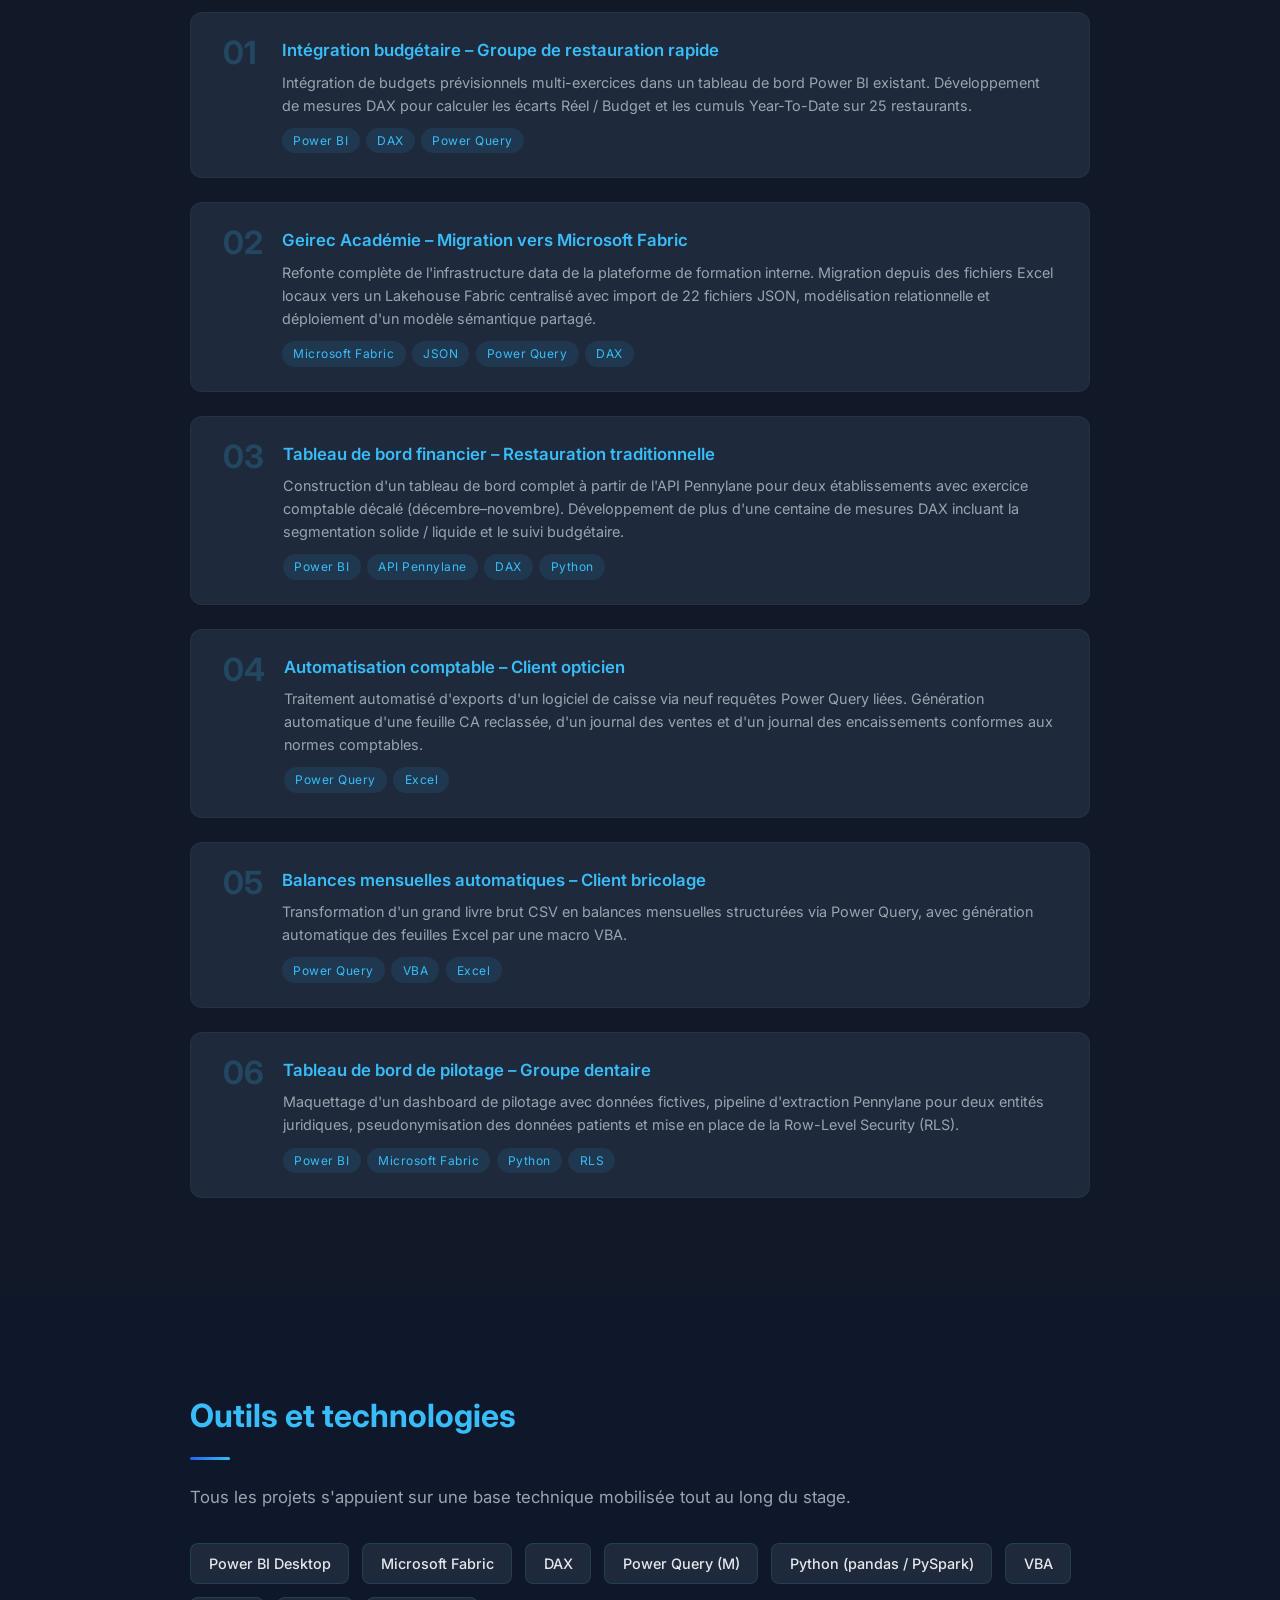
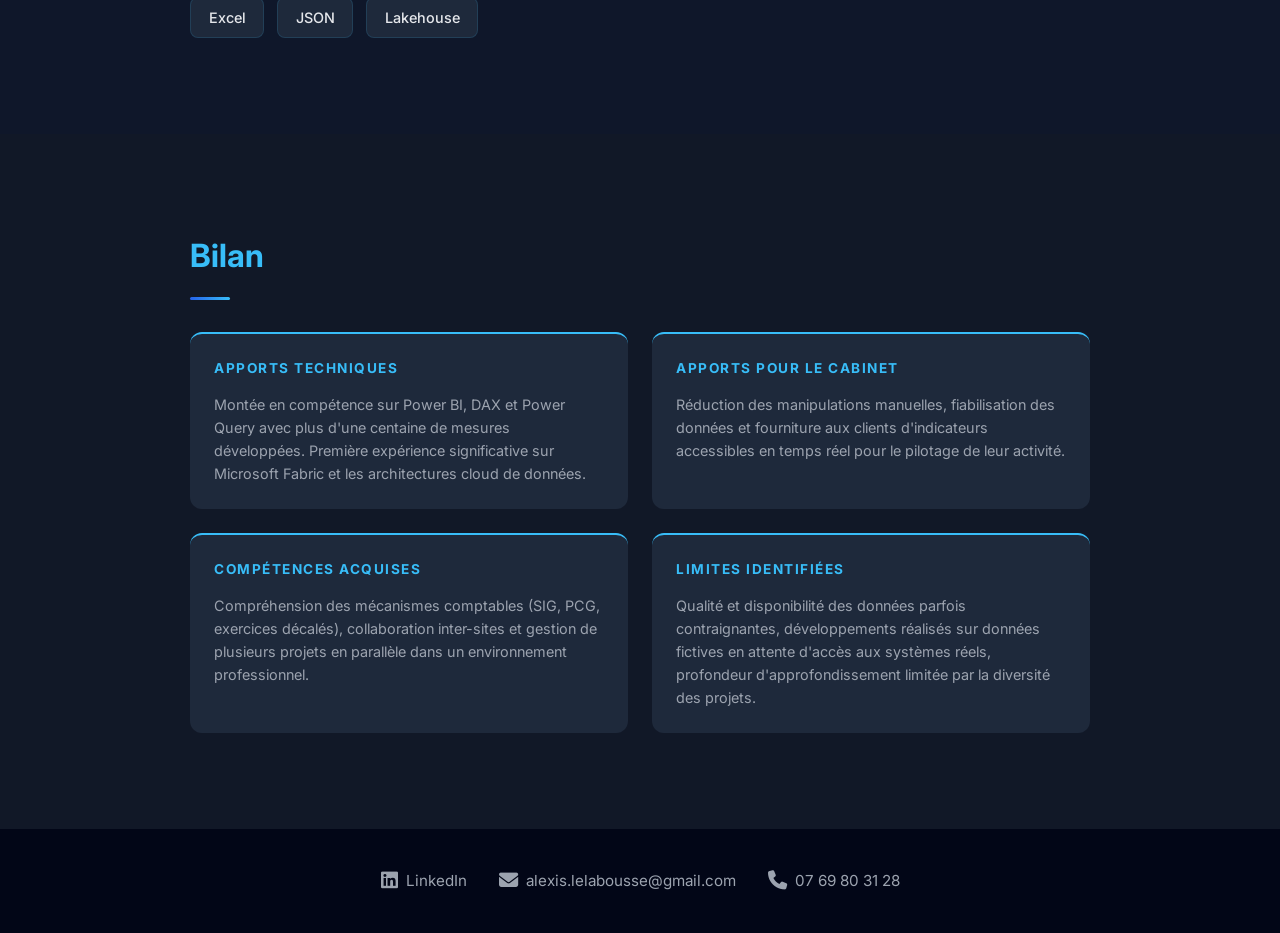
<file: stage.html>
<!DOCTYPE html>
<html lang="fr">
<head>
    <meta charset="UTF-8">
    <title>Stage – Portfolio</title>
    <meta name="viewport" content="width=device-width, initial-scale=1.0">
    <link href="https://fonts.googleapis.com/css2?family=Inter:wght@300;400;600;700&display=swap" rel="stylesheet">
    <link rel="stylesheet" href="https://cdnjs.cloudflare.com/ajax/libs/font-awesome/6.5.1/css/all.min.css">
    <link rel="stylesheet" href="style.css">
</head>

<body>

<header>
    <nav>
        <div class="logo">Portfolio</div>
        <ul>
            <li><a href="index.html">Accueil</a></li>
            <li><a href="modelisation.html">Modélisation</a></li>
            <li><a href="traitement.html">Traitement</a></li>
            <li><a href="analyse.html">Analyse</a></li>
            <li><a href="valorisation.html">Valorisation</a></li>
        </ul>
    </nav>
</header>

<!-- HERO -->
<section class="hero-stage">
    <div class="container">
        <div class="stage-label">Stage – BUT 2</div>
        <h1>Structuration, automatisation et visualisation<br>des données dans un cabinet comptable</h1>
        <div class="stage-meta">
            <span>GEIREC – Larmor-Plage</span>
            <span>Mars – Juin 2026</span>
            <span>12 semaines</span>
        </div>
    </div>
</section>

<!-- CONTEXTE -->
<section class="section reveal">
    <div class="container">
        <h2>Contexte</h2>
        <div class="section-divider"></div>
        <p>
            GEIREC est un cabinet d'expertise comptable breton de près de 400 collaborateurs répartis sur six sites.
            Mon stage s'est déroulé au sein du pôle Data sur le site de Larmor-Plage.
            L'objectif était de transformer des données comptables hétérogènes en outils d'aide à la décision
            fiables et exploitables pour les clients du cabinet.
        </p>
    </div>
</section>

<!-- MISSIONS -->
<section class="section reveal">
    <div class="container">
        <h2>Missions</h2>
        <div class="section-divider"></div>
        <p>Le stage a été structuré autour de quatre axes de travail</p>
        <div class="missions-grid">
            <div class="mission-item">
                <h4><i class="fa-solid fa-table-columns" style="color:var(--accent);margin-right:0.5rem;"></i>Tableaux de bord Power BI</h4>
                <p>Conception et maintenance de dashboards financiers interactifs pour le pilotage des clients.</p>
            </div>
            <div class="mission-item">
                <h4><i class="fa-solid fa-shield-halved" style="color:var(--accent);margin-right:0.5rem;"></i>Fiabilisation des données</h4>
                <p>Contrôle qualité, détection d'anomalies et nettoyage des données sources avant exploitation.</p>
            </div>
            <div class="mission-item">
                <h4><i class="fa-solid fa-database" style="color:var(--accent);margin-right:0.5rem;"></i>Architecture Microsoft Fabric</h4>
                <p>Structuration des flux de données via une architecture en couches Bronze / Silver / Gold dans le cloud.</p>
            </div>
            <div class="mission-item">
                <h4><i class="fa-solid fa-gears" style="color:var(--accent);margin-right:0.5rem;"></i>Automatisation</h4>
                <p>Remplacement de traitements manuels Excel par des solutions Power Query, VBA et Python.</p>
            </div>
        </div>
    </div>
</section>

<!-- PROJETS -->
<section class="section reveal">
    <div class="container">
        <h2>Projets réalisés</h2>
        <div class="section-divider"></div>
        <div class="projects-list">

            <div class="project-card">
                <div class="project-number">01</div>
                <div class="project-content">
                    <h4>Intégration budgétaire – Groupe de restauration rapide</h4>
                    <p>Intégration de budgets prévisionnels multi-exercices dans un tableau de bord Power BI existant. Développement de mesures DAX pour calculer les écarts Réel / Budget et les cumuls Year-To-Date sur 25 restaurants.</p>
                    <div class="project-tags">
                        <span class="tag">Power BI</span>
                        <span class="tag">DAX</span>
                        <span class="tag">Power Query</span>
                    </div>
                </div>
            </div>

            <div class="project-card">
                <div class="project-number">02</div>
                <div class="project-content">
                    <h4>Geirec Académie – Migration vers Microsoft Fabric</h4>
                    <p>Refonte complète de l'infrastructure data de la plateforme de formation interne. Migration depuis des fichiers Excel locaux vers un Lakehouse Fabric centralisé avec import de 22 fichiers JSON, modélisation relationnelle et déploiement d'un modèle sémantique partagé.</p>
                    <div class="project-tags">
                        <span class="tag">Microsoft Fabric</span>
                        <span class="tag">JSON</span>
                        <span class="tag">Power Query</span>
                        <span class="tag">DAX</span>
                    </div>
                </div>
            </div>

            <div class="project-card">
                <div class="project-number">03</div>
                <div class="project-content">
                    <h4>Tableau de bord financier – Restauration traditionnelle</h4>
                    <p>Construction d'un tableau de bord complet à partir de l'API Pennylane pour deux établissements avec exercice comptable décalé (décembre–novembre). Développement de plus d'une centaine de mesures DAX incluant la segmentation solide / liquide et le suivi budgétaire.</p>
                    <div class="project-tags">
                        <span class="tag">Power BI</span>
                        <span class="tag">API Pennylane</span>
                        <span class="tag">DAX</span>
                        <span class="tag">Python</span>
                    </div>
                </div>
            </div>

            <div class="project-card">
                <div class="project-number">04</div>
                <div class="project-content">
                    <h4>Automatisation comptable – Client opticien</h4>
                    <p>Traitement automatisé d'exports d'un logiciel de caisse via neuf requêtes Power Query liées. Génération automatique d'une feuille CA reclassée, d'un journal des ventes et d'un journal des encaissements conformes aux normes comptables.</p>
                    <div class="project-tags">
                        <span class="tag">Power Query</span>
                        <span class="tag">Excel</span>
                    </div>
                </div>
            </div>

            <div class="project-card">
                <div class="project-number">05</div>
                <div class="project-content">
                    <h4>Balances mensuelles automatiques – Client bricolage</h4>
                    <p>Transformation d'un grand livre brut CSV en balances mensuelles structurées via Power Query, avec génération automatique des feuilles Excel par une macro VBA.</p>
                    <div class="project-tags">
                        <span class="tag">Power Query</span>
                        <span class="tag">VBA</span>
                        <span class="tag">Excel</span>
                    </div>
                </div>
            </div>

            <div class="project-card">
                <div class="project-number">06</div>
                <div class="project-content">
                    <h4>Tableau de bord de pilotage – Groupe dentaire</h4>
                    <p>Maquettage d'un dashboard de pilotage avec données fictives, pipeline d'extraction Pennylane pour deux entités juridiques, pseudonymisation des données patients et mise en place de la Row-Level Security (RLS).</p>
                    <div class="project-tags">
                        <span class="tag">Power BI</span>
                        <span class="tag">Microsoft Fabric</span>
                        <span class="tag">Python</span>
                        <span class="tag">RLS</span>
                    </div>
                </div>
            </div>

        </div>
    </div>
</section>

<!-- OUTILS -->
<section class="section reveal">
    <div class="container">
        <h2>Outils et technologies</h2>
        <div class="section-divider"></div>
        <p>Tous les projets s'appuient sur une base technique mobilisée tout au long du stage.</p>
        <div class="tools-grid">
            <span class="tool-badge">Power BI Desktop</span>
            <span class="tool-badge">Microsoft Fabric</span>
            <span class="tool-badge">DAX</span>
            <span class="tool-badge">Power Query (M)</span>
            <span class="tool-badge">Python (pandas / PySpark)</span>
            <span class="tool-badge">VBA</span>
            <span class="tool-badge">Excel</span>
            <span class="tool-badge">JSON</span>
            <span class="tool-badge">Lakehouse</span>
        </div>
    </div>
</section>

<!-- BILAN -->
<section class="section reveal">
    <div class="container">
        <h2>Bilan</h2>
        <div class="section-divider"></div>
        <div class="bilan-grid">
            <div class="bilan-card">
                <h4>Apports techniques</h4>
                <p>Montée en compétence sur Power BI, DAX et Power Query avec plus d'une centaine de mesures développées. Première expérience significative sur Microsoft Fabric et les architectures cloud de données.</p>
            </div>
            <div class="bilan-card">
                <h4>Apports pour le cabinet</h4>
                <p>Réduction des manipulations manuelles, fiabilisation des données et fourniture aux clients d'indicateurs accessibles en temps réel pour le pilotage de leur activité.</p>
            </div>
            <div class="bilan-card">
                <h4>Compétences acquises</h4>
                <p>Compréhension des mécanismes comptables (SIG, PCG, exercices décalés), collaboration inter-sites et gestion de plusieurs projets en parallèle dans un environnement professionnel.</p>
            </div>
            <div class="bilan-card">
                <h4>Limites identifiées</h4>
                <p>Qualité et disponibilité des données parfois contraignantes, développements réalisés sur données fictives en attente d'accès aux systèmes réels, profondeur d'approfondissement limitée par la diversité des projets.</p>
            </div>
        </div>
    </div>
</section>

<footer>
    <div class="footer-container">
        <a href="https://www.linkedin.com/in/alexis-le-labousse-7b98ba330/" target="_blank">
            <i class="fa-brands fa-linkedin"></i>
            LinkedIn
        </a>
        <span>
            <i class="fa-solid fa-envelope"></i>
            alexis.lelabousse@gmail.com
        </span>
        <span>
            <i class="fa-solid fa-phone"></i>
            07 69 80 31 28
        </span>
    </div>
</footer>

<script>
    const reveals = document.querySelectorAll('.reveal');
    window.addEventListener('scroll', () => {
        reveals.forEach(el => {
            const top = el.getBoundingClientRect().top;
            if (top < window.innerHeight - 100) {
                el.classList.add('active');
            }
        });
    });
    window.dispatchEvent(new Event('scroll'));
</script>

</body>
</html>
</file>
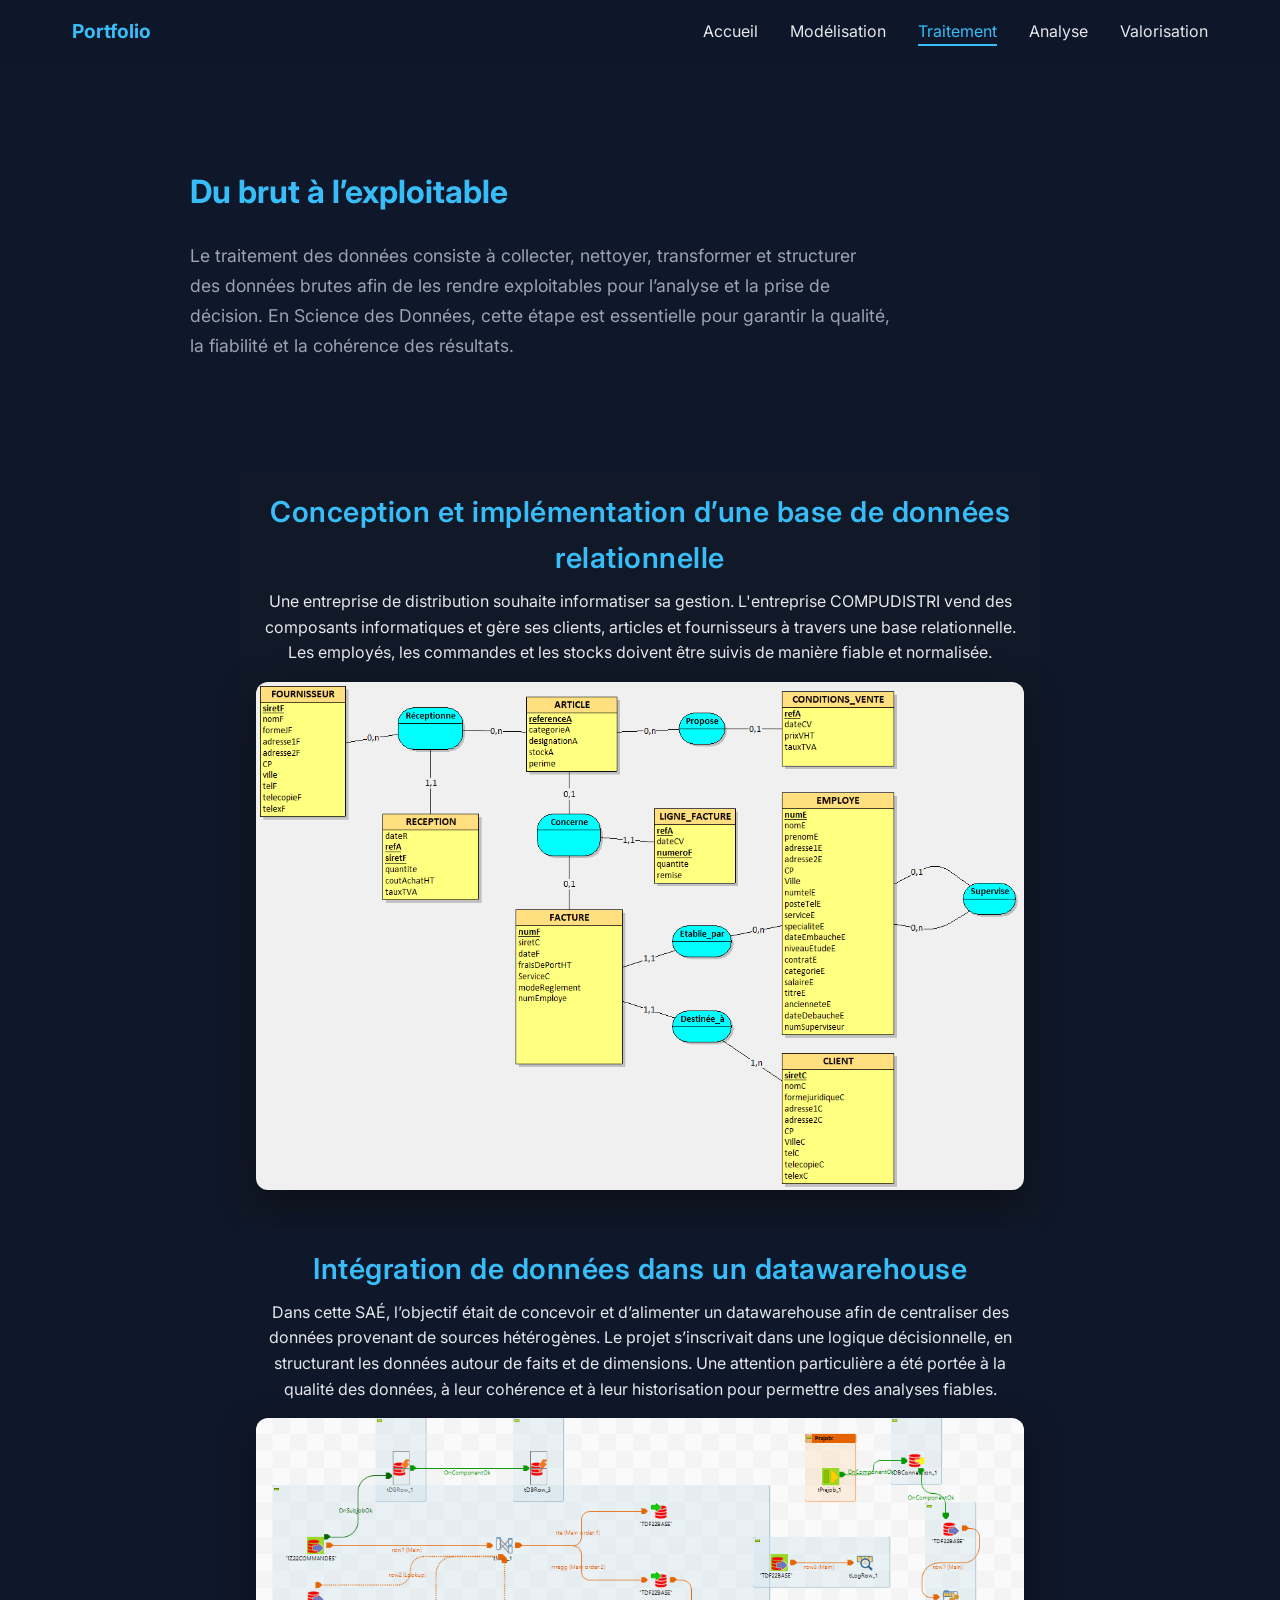
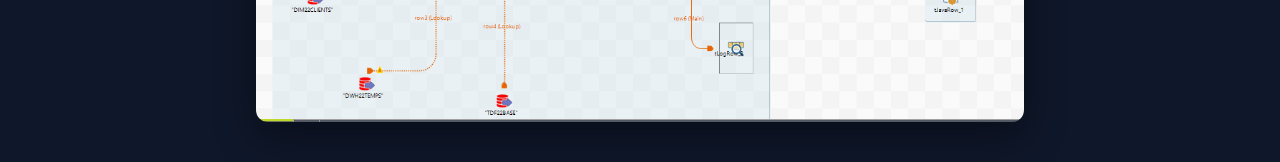
<file: traitement.html>
<!DOCTYPE html>
<html lang="fr">
<head>
    <meta charset="UTF-8">
    <title>Traitement – Portfolio</title>
    <meta name="viewport" content="width=device-width, initial-scale=1.0">

    <!-- Police -->
    <link href="https://fonts.googleapis.com/css2?family=Inter:wght@300;400;600;700&display=swap" rel="stylesheet">

    <!-- Icons -->
    <link rel="stylesheet" href="https://cdnjs.cloudflare.com/ajax/libs/font-awesome/6.5.1/css/all.min.css">

    <!-- CSS commun -->
    <link rel="stylesheet" href="style.css">
</head>

<body>

<header>
    <nav>
        <div class="logo">Portfolio</div>
        <ul>
            <li><a href="index.html">Accueil</a></li>
            <li><a href="modelisation.html">Modélisation</a></li>
            <li><a href="traitement.html" class="active">Traitement</a></li>
            <li><a href="analyse.html">Analyse</a></li>
            <li><a href="valorisation.html">Valorisation</a></li>
        </ul>
    </nav>
</header>

<section class="section">
    <div class="container">
        <h2>Du brut à l’exploitable</h2>
        <p class="intro">
            Le traitement des données consiste à collecter, nettoyer, transformer et structurer
            des données brutes afin de les rendre exploitables pour l’analyse et la prise de
            décision. En Science des Données, cette étape est essentielle pour garantir la
            qualité, la fiabilité et la cohérence des résultats.
        </p>
    </div>
</section>

<section class="section sae-section reveal">
    <div class="container">
        <h3>Conception et implémentation d’une base de données relationnelle</h3>

        <p>
            Une entreprise de distribution souhaite informatiser sa gestion. 
            L'entreprise COMPUDISTRI vend des composants informatiques et gère ses clients, articles et fournisseurs à travers une base relationnelle.
            Les employés, les commandes et les stocks doivent être suivis de manière fiable et normalisée.
        </p>

        <div class="sae-proof-animated">
        <a href="sae2-01.html">
            <div class="sae-proof">
                <img src="images/preuve_SAE2.01.png" alt="Modèle relationnel SAE 2-01">
            </div>
        </a>
        </div>
    </div>
</section>

<section class="section sae-section reveal">
    <div class="container">
        <h3>Intégration de données dans un datawarehouse</h3>

            <p>
            Dans cette SAÉ, l’objectif était de concevoir et d’alimenter un datawarehouse afin de centraliser des données
            provenant de sources hétérogènes. Le projet s’inscrivait dans une logique décisionnelle, en structurant les données
            autour de faits et de dimensions. Une attention particulière a été portée à la qualité des données, à leur cohérence
            et à leur historisation pour permettre des analyses fiables.
            </p>

        <div class="sae-proof-animated">
        <a href="sae3-02.html">
            <div class="sae-proof">
                <img src="images/preuve_SAE3.02.png" alt="Job Talend SAE 3-02">
            </div>
        </a>
        </div>
    </div>
</section>

<script>
    const reveals = document.querySelectorAll('.reveal');

    window.addEventListener('scroll', () => {
        reveals.forEach(section => {
            const top = section.getBoundingClientRect().top;
            const windowHeight = window.innerHeight;

            if (top < windowHeight - 100) {
                section.classList.add('active');
            }
        });
    });
</script>

</body>
</html>
</file>
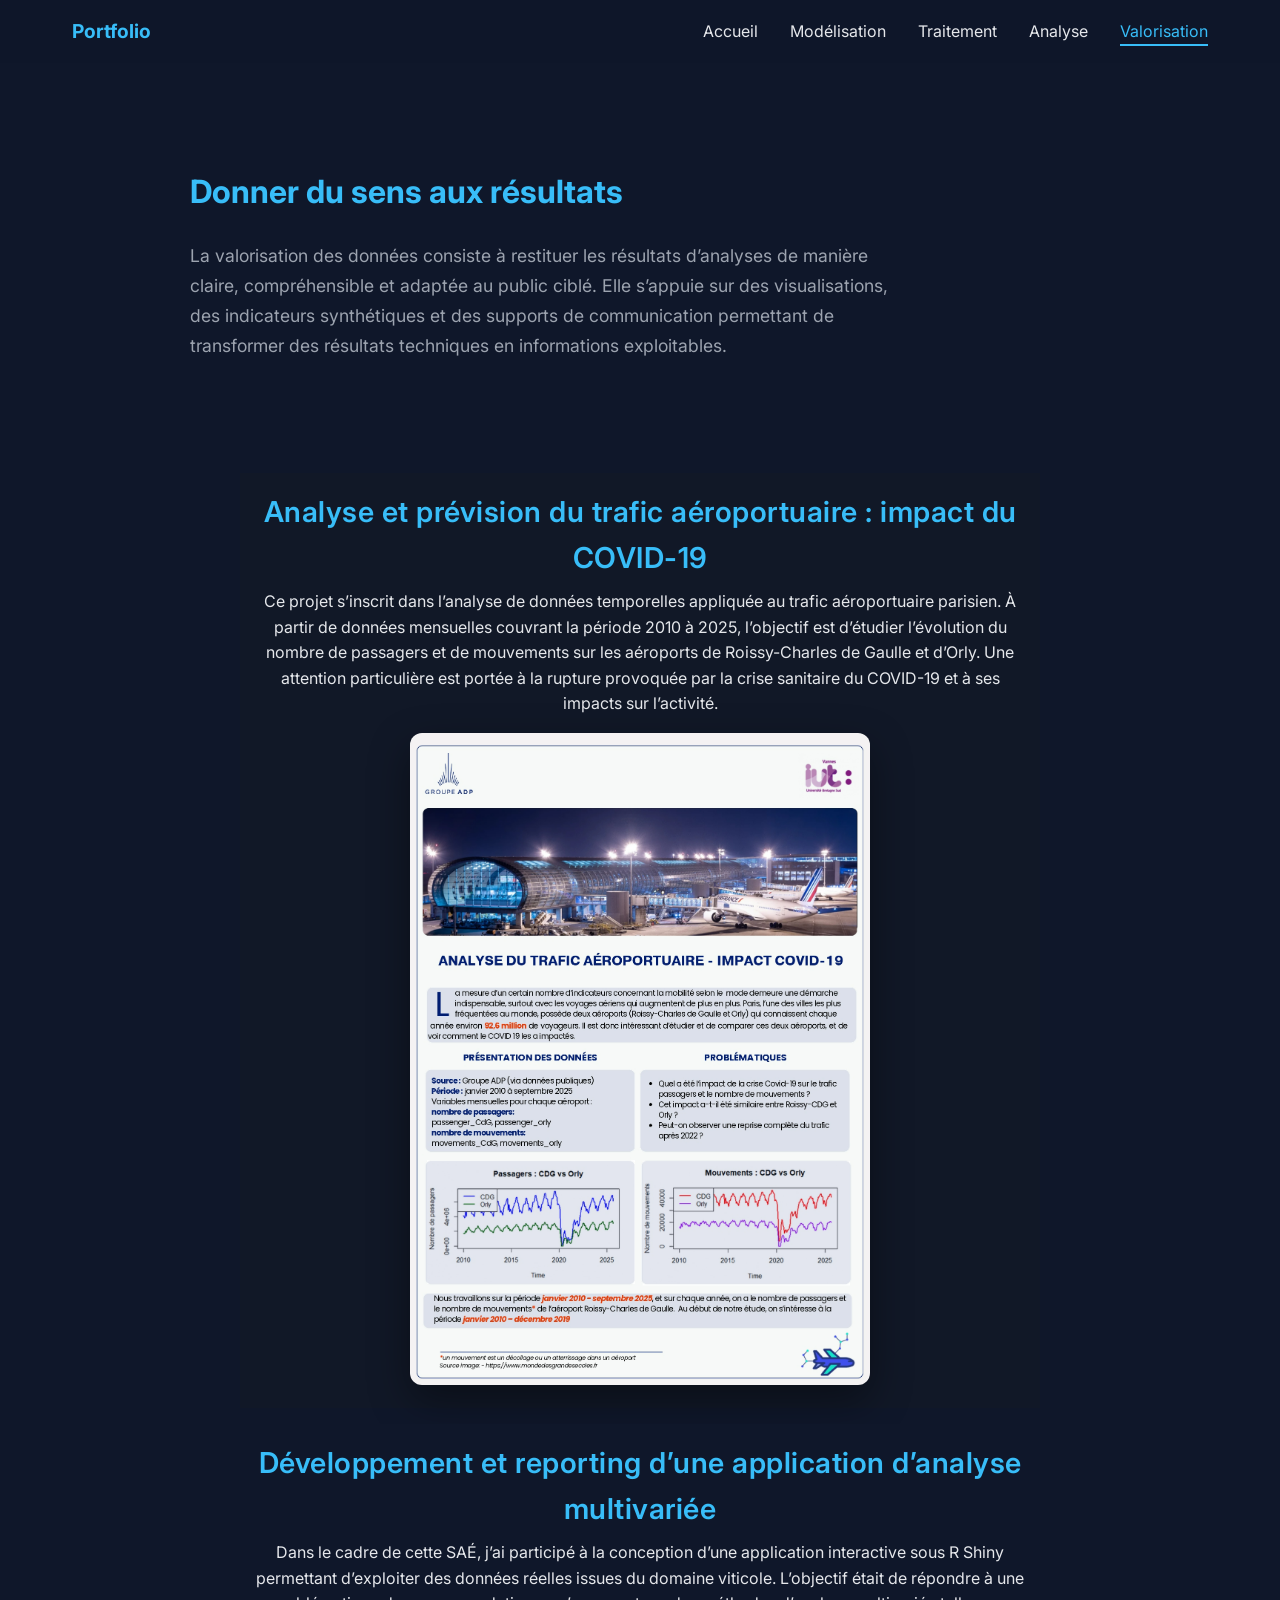
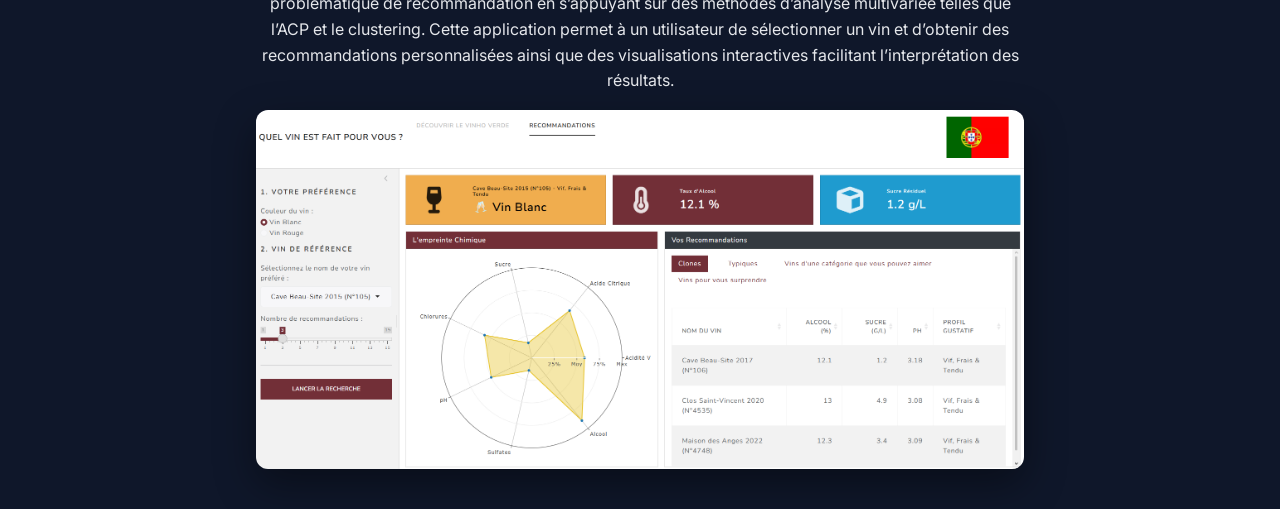
<file: valorisation.html>
<!DOCTYPE html>
<html lang="fr">
<head>
    <meta charset="UTF-8">
    <title>Valorisation – Portfolio</title>
    <meta name="viewport" content="width=device-width, initial-scale=1.0">

    <!-- Police -->
    <link href="https://fonts.googleapis.com/css2?family=Inter:wght@300;400;600;700&display=swap" rel="stylesheet">

    <!-- Icons -->
    <link rel="stylesheet" href="https://cdnjs.cloudflare.com/ajax/libs/font-awesome/6.5.1/css/all.min.css">

    <!-- CSS commun -->
    <link rel="stylesheet" href="style.css">
</head>

<body>

<header>
    <nav>
        <div class="logo">Portfolio</div>
        <ul>
            <li><a href="index.html">Accueil</a></li>
            <li><a href="modelisation.html">Modélisation</a></li>
            <li><a href="traitement.html">Traitement</a></li>
            <li><a href="analyse.html">Analyse</a></li>
            <li><a href="valorisation.html" class="active">Valorisation</a></li>
        </ul>
    </nav>
</header>

<section class="section">
    <div class="container">
        <h2>Donner du sens aux résultats</h2>
        <p class="intro">
            La valorisation des données consiste à restituer les résultats d’analyses de
            manière claire, compréhensible et adaptée au public ciblé. Elle s’appuie sur
            des visualisations, des indicateurs synthétiques et des supports de communication
            permettant de transformer des résultats techniques en informations exploitables.
        </p>
    </div>
</section>

<section class="section sae-section reveal">
    <div class="container">
        <h3>Analyse et prévision du trafic aéroportuaire : impact du COVID-19</h3>

        <p>
            Ce projet s’inscrit dans l’analyse de données temporelles appliquée au trafic
            aéroportuaire parisien. À partir de données mensuelles couvrant la période
            2010 à 2025, l’objectif est d’étudier l’évolution du nombre de passagers et
            de mouvements sur les aéroports de Roissy-Charles de Gaulle et d’Orly.
            Une attention particulière est portée à la rupture provoquée par la crise
            sanitaire du COVID-19 et à ses impacts sur l’activité.
        </p>

        <div class="sae-proof-animated">
        <a href="sae3-03.html">
            <div class="sae-proof">
                <img src="images/preuve_SAE3.03.png" alt="Analyse trafic aéroportuaire CDG Orly" style="max-width: 60%">
            </div>
        </a>
        </div>
    </div>
</section>

<section class="section sae-section reveal">
    <div class="container">
        <h3>Développement et reporting d’une application d’analyse multivariée</h3>

        <p>
            Dans le cadre de cette SAÉ, j’ai participé à la conception d’une application interactive sous R Shiny
            permettant d’exploiter des données réelles issues du domaine viticole. L’objectif était de répondre à une
            problématique de recommandation en s’appuyant sur des méthodes d’analyse multivariée telles que l’ACP
            et le clustering. Cette application permet à un utilisateur de sélectionner un vin et d’obtenir des
            recommandations personnalisées ainsi que des visualisations interactives facilitant l’interprétation des résultats.
        </p>

        <div class="sae-proof-animated">
        <a href="sae4-02.html">
            <div class="sae-proof">
                <img src="images/preuve_SAE4.02.png" alt="Application R Shiny recommandation de vins">
            </div>
        </a>
        </div>
    </div>
</section>

<script>
    const reveals = document.querySelectorAll('.reveal');

    window.addEventListener('scroll', () => {
        reveals.forEach(section => {
            const top = section.getBoundingClientRect().top;
            const windowHeight = window.innerHeight;

            if (top < windowHeight - 100) {
                section.classList.add('active');
            }
        });
    });
</script>

</body>
</html>
</file>
<file: style.css>
:root {
    --bg-dark: #0f172a;
    --bg-section: #111827;
    --text-main: #e5e7eb;
    --text-muted: #9ca3af;
    --accent: #38bdf8;
}

* {
    margin: 0;
    padding: 0;
    box-sizing: border-box;
}

body {
font-family: 'Inter', sans-serif;
background-color: var(--bg-dark);
color: var(--text-main);
line-height: 1.6;
padding-top: 70px; /* hauteur approximative du header */
}

/* ===== NAVBAR ===== */
header {
    position: fixed;
    top: 0;
    width: 100%;
    background: rgba(15, 23, 42, 0.9);
    backdrop-filter: blur(10px);
    z-index: 1000;
}

nav {
    max-width: 1200px;
    margin: auto;
    padding: 1rem 2rem;
    display: flex;
    justify-content: space-between;
    align-items: center;
}

.logo {
    font-weight: 700;
    font-size: 1.2rem;
    color: var(--accent);
}

nav ul {
    list-style: none;
    display: flex;
    gap: 2rem;
}

nav a {
    text-decoration: none;
    color: var(--text-main);
    position: relative;
    padding-bottom: 5px;
    transition: color 0.3s;
}

nav a::after {
    content: "";
    position: absolute;
    left: 0;
    bottom: 0;
    width: 0%;
    height: 2px;
    background: var(--accent);
    transition: width 0.3s ease;
}

nav a:hover {
    color: var(--accent);
}

nav a:hover::after {
    width: 100%;
}

/* ===== HERO ===== */
.hero {
    position: relative;
    height: 100vh;
    display: flex;
    align-items: center;
    justify-content: center;
    text-align: center;
    padding: 0 2rem;
    background: linear-gradient(120deg, #0f172a, #111827, #0f172a);
    background-size: 200% 200%;
    animation: gradientMove 15s ease infinite;
    min-height: calc(100vh - 70px);
}

@keyframes gradientMove {
    0% {background-position: 0% 50%;}
    50% {background-position: 100% 50%;}
    100% {background-position: 0% 50%;}
}

.hero h1 {
    font-size: 3rem;
    font-weight: 700;
    margin-bottom: 1rem;
}

.hero span {
    display: block;
    font-size: 1rem;
    color: var(--text-muted);
    letter-spacing: 2px;
    text-transform: uppercase;
}

.hero-content {
    display: flex;
    flex-direction: column;
    align-items: center;
    justify-content: center;
    text-align: center;
}

/* ===== SECTIONS ===== */
section {
    padding: 6rem 2rem;
    background-color: var(--bg-section);
}

section:nth-child(even) {
    background-color: var(--bg-dark);
}

.container {
    max-width: 900px;
    margin: auto;
}

h2 {
    font-size: 2rem;
    margin-bottom: 1rem;
    color: var(--accent);
}

h3 {
    font-size: 1.6rem;
    font-weight: 600;
    margin-bottom: 1rem;
    color: var(--accent);
    letter-spacing: 0.5px;
}

p {
    color: var(--text-muted);
    font-size: 1.05rem;
}

/* ===== BOUTON CV ===== */
.hero-actions {
    margin-top: 2rem;
}

.btn-cv {
    display: inline-block;
    padding: 0.9rem 1.8rem;
    border-radius: 30px;
    background: linear-gradient(135deg, #2563eb, #38bdf8);
    color: #ffffff;
    font-weight: 500;
    text-decoration: none;
    box-shadow: 0 10px 25px rgba(56, 189, 248, 0.25);
    transition: transform 0.3s ease, box-shadow 0.3s ease;
}

.btn-cv:hover {
    transform: translateY(-4px);
    box-shadow: 0 15px 35px rgba(56, 189, 248, 0.4);
}

/* ===== STAGE ===== */

.card-stage {
    background-color: #1e293b; /* gris foncé */
    padding: 1.5rem 2rem;
    border-radius: 15px;
    box-shadow: 0 8px 20px rgba(0,0,0,0.3);
    max-width: 500px;
    margin: 2rem auto 0 auto;
    text-align: center;
    transition: transform 0.3s ease, box-shadow 0.3s ease;
}

.card-stage:hover {
    transform: translateY(-5px);
    box-shadow: 0 12px 25px rgba(0,0,0,0.4);
}

.card-stage h3 {
    margin-bottom: 0.5rem;
    color: var(--accent);
}

.card-stage p {
    color: var(--text-muted);
    margin-bottom: 0.3rem;
}

.card-stage-link {
  text-decoration: none;
  color: inherit;
  display: block;
}

.card-stage:hover {
  transform: translateY(-4px);
  transition: transform 0.2s ease;
  cursor: pointer;
}

.card-stage-link {
    text-decoration: none;
    color: inherit;
    display: block;
    max-width: 500px;
    margin: 2rem auto 0 auto;
}

/* retire le max-width et margin de .card-stage puisqu'ils passent sur le lien */
.card-stage {
    max-width: unset;
    margin: 0;
}

.card-stage-cta {
    display: inline-block;
    margin-top: 1rem;
    font-size: 0.85rem;
    color: var(--accent);
    letter-spacing: 0.5px;
    transition: gap 0.2s ease;
}

.card-stage:hover .card-stage-cta {
    letter-spacing: 1.5px;
}

/* ===== STAGE ===== */

.hero-stage {
    padding: 5rem 2rem 4rem;
    text-align: center;
    background: linear-gradient(120deg, #0f172a, #111827, #0f172a);
    background-size: 200% 200%;
    animation: gradientMove 15s ease infinite;
}

.hero-stage .stage-label {
    display: inline-block;
    font-size: 0.8rem;
    letter-spacing: 3px;
    text-transform: uppercase;
    color: var(--accent);
    border: 1px solid var(--accent);
    padding: 0.3rem 1rem;
    border-radius: 20px;
    margin-bottom: 1.5rem;
}

.hero-stage h1 {
    font-size: 2.4rem;
    font-weight: 700;
    margin-bottom: 0.8rem;
    line-height: 1.3;
}

.hero-stage .stage-meta {
    display: flex;
    justify-content: center;
    gap: 2rem;
    flex-wrap: wrap;
    margin-top: 1.5rem;
}

.hero-stage .stage-meta span {
    color: var(--text-muted);
    font-size: 0.95rem;
    display: flex;
    align-items: center;
    gap: 0.4rem;
}

.hero-stage .stage-meta i {
    color: var(--accent);
}

.info-grid {
    display: grid;
    grid-template-columns: repeat(auto-fit, minmax(220px, 1fr));
    gap: 1.5rem;
    margin-top: 2.5rem;
}

.info-card {
    background-color: #1e293b;
    border-radius: 12px;
    padding: 1.5rem;
    text-align: center;
    border: 1px solid rgba(56, 189, 248, 0.1);
    transition: border-color 0.3s ease, transform 0.3s ease;
}

.info-card:hover {
    border-color: rgba(56, 189, 248, 0.35);
    transform: translateY(-3px);
}

.info-card i {
    font-size: 1.6rem;
    color: var(--accent);
    margin-bottom: 0.8rem;
}

.info-card .info-label {
    font-size: 0.8rem;
    text-transform: uppercase;
    letter-spacing: 1.5px;
    color: var(--text-muted);
    margin-bottom: 0.4rem;
}

.info-card .info-value {
    font-size: 1rem;
    font-weight: 600;
    color: var(--text-main);
}

.missions-grid {
    display: grid;
    grid-template-columns: repeat(auto-fit, minmax(260px, 1fr));
    gap: 1.2rem;
    margin-top: 2rem;
}

.mission-item {
    background-color: #1e293b;
    border-radius: 10px;
    padding: 1.2rem 1.5rem;
    border-left: 3px solid var(--accent);
    transition: background-color 0.2s ease;
}

.mission-item:hover {
    background-color: #243347;
}

.mission-item h4 {
    font-size: 0.95rem;
    font-weight: 600;
    color: var(--text-main);
    margin-bottom: 0.4rem;
}

.mission-item p {
    font-size: 0.88rem;
    color: var(--text-muted);
    line-height: 1.5;
    margin: 0;
}

.projects-list {
    display: flex;
    flex-direction: column;
    gap: 1.5rem;
    margin-top: 2rem;
}

.project-card {
    background-color: #1e293b;
    border-radius: 12px;
    padding: 1.5rem 2rem;
    display: grid;
    grid-template-columns: auto 1fr;
    gap: 1.2rem;
    align-items: start;
    border: 1px solid rgba(255,255,255,0.04);
    transition: border-color 0.3s ease;
}

.project-card:hover {
    border-color: rgba(56, 189, 248, 0.2);
}

.project-number {
    font-size: 2rem;
    font-weight: 700;
    color: rgba(56, 189, 248, 0.2);
    line-height: 1;
    min-width: 2.5rem;
}

.project-content h4 {
    font-size: 1.05rem;
    font-weight: 600;
    color: var(--accent);
    margin-bottom: 0.4rem;
}

.project-content p {
    font-size: 0.9rem;
    color: var(--text-muted);
    margin: 0;
    line-height: 1.6;
}

.project-tags {
    display: flex;
    flex-wrap: wrap;
    gap: 0.4rem;
    margin-top: 0.7rem;
}

.tag {
    font-size: 0.75rem;
    background-color: rgba(56, 189, 248, 0.1);
    color: var(--accent);
    border-radius: 20px;
    padding: 0.2rem 0.7rem;
    letter-spacing: 0.5px;
}

.tools-grid {
    display: flex;
    flex-wrap: wrap;
    gap: 0.8rem;
    margin-top: 2rem;
}

.tool-badge {
    background-color: #1e293b;
    border: 1px solid rgba(56, 189, 248, 0.15);
    color: var(--text-main);
    border-radius: 8px;
    padding: 0.5rem 1.1rem;
    font-size: 0.9rem;
    font-weight: 500;
    transition: border-color 0.2s, color 0.2s;
}

.tool-badge:hover {
    border-color: var(--accent);
    color: var(--accent);
}

.bilan-grid {
    display: grid;
    grid-template-columns: 1fr 1fr;
    gap: 1.5rem;
    margin-top: 2rem;
}

.bilan-card {
    background-color: #1e293b;
    border-radius: 12px;
    padding: 1.5rem;
    border-top: 2px solid var(--accent);
}

.bilan-card h4 {
    font-size: 0.85rem;
    text-transform: uppercase;
    letter-spacing: 1.5px;
    color: var(--accent);
    margin-bottom: 0.8rem;
}

.bilan-card p {
    font-size: 0.9rem;
    color: var(--text-muted);
    line-height: 1.6;
    margin: 0;
}

.section-divider {
    width: 40px;
    height: 3px;
    background: linear-gradient(90deg, #2563eb, #38bdf8);
    border-radius: 2px;
    margin: 0.6rem 0 1.5rem 0;
}

@media (max-width: 600px) {
    .bilan-grid { grid-template-columns: 1fr; }
    .hero-stage h1 { font-size: 1.8rem; }
    .project-card { grid-template-columns: 1fr; }
    .project-number { font-size: 1.4rem; }
}

/* ===== ANIMATIONS SCROLL ===== */
.reveal {
    opacity: 0;
    transform: translateY(40px);
    transition: opacity 0.8s ease, transform 0.8s ease;
}

.reveal.active {
    opacity: 1;
    transform: translateY(0);
}

/* ===== RESPONSIVE ===== */
@media (max-width: 768px) {
    .hero h1 {
        font-size: 2.2rem;
    }

    nav ul {
        gap: 1rem;
    }
}

/* ===== Modélisation ===== */

.intro {
    max-width: 700px;
    margin-top: 1.5rem;
    font-size: 1.1rem;
    color: var(--text-muted);
    line-height: 1.7;
}

nav a.active {
    color: var(--accent);
}

nav a.active::after {
    width: 100%;
}

/* ===== Traitement ===== */

.sae-section {
    max-width: 800px;
    margin: 1rem auto;
    padding: 1rem 1rem;
    text-align: center;
}

.sae-section h3 {
    font-size: 1.8rem;
    color: var(--accent);
    margin-bottom: 0.5rem;
}

.sae-section p {
    font-size: 1rem;
    color: var(--text-main);
    line-height: 1.6;
    margin-bottom: 1rem;
}

.sae-section ul {
    list-style: none;
    padding-left: 0;
    display: inline-block;
    text-align: left;
    color: var(--text-main);
    margin-bottom: 1rem;
}

.sae-section ul li {
    position: relative;
    padding-left: 1.5em;
    margin-bottom: 0.5em;
}

.sae-section ul li::before {
    content: "•";
    position: absolute;
    left: 0;
    color: var(--accent);
    font-size: 1.2em;
    line-height: 1;
}

/* ===== PREUVE SAE ===== */
.sae-proof-animated img {
    max-width: 100%;
    height: auto;
    border-radius: 12px;
    box-shadow: 0 15px 40px rgba(0,0,0,0.4);
    transition: transform 0.3s ease, box-shadow 0.3s ease;
}

.sae-proof-animated img:hover {
    transform: scale(1.02);
    box-shadow: 0 20px 50px rgba(0,0,0,0.55);
}

.sae-proof-static img {
    max-width: 70%;
    height: auto;
    border-radius: 12px;
    box-shadow: 0 15px 40px rgba(0,0,0,0.4);
    /* pas de transition ni hover */
}

.sae-proof-static .sae-caption {
    text-align: center;
    font-size: 0.95rem;
    color: var(--text-muted);
    margin-top: 0.5rem;
}

.sae-caption {
    text-align: center;
    font-size: 0.95rem;
    color: var(--text-muted);
    margin-top: 0.5rem; /* espace entre l'image et la légende */
}

/* ===== FOOTER ===== */
footer {
    background-color: #020617;
    padding: 2.5rem 1rem;
}

.footer-container {
    max-width: 900px;
    margin: auto;
    display: flex;
    justify-content: center;
    align-items: center;
    gap: 2rem;
    flex-wrap: wrap;
    font-size: 0.95rem;
}

.footer-container a,
.footer-container span {
    color: var(--text-muted);
    text-decoration: none;
    display: flex;
    align-items: center;
    gap: 0.5rem;
    transition: color 0.3s;
}

.footer-container a:hover {
    color: var(--accent);
}

.footer-container i {
    font-size: 1.2rem;
}
</file>
